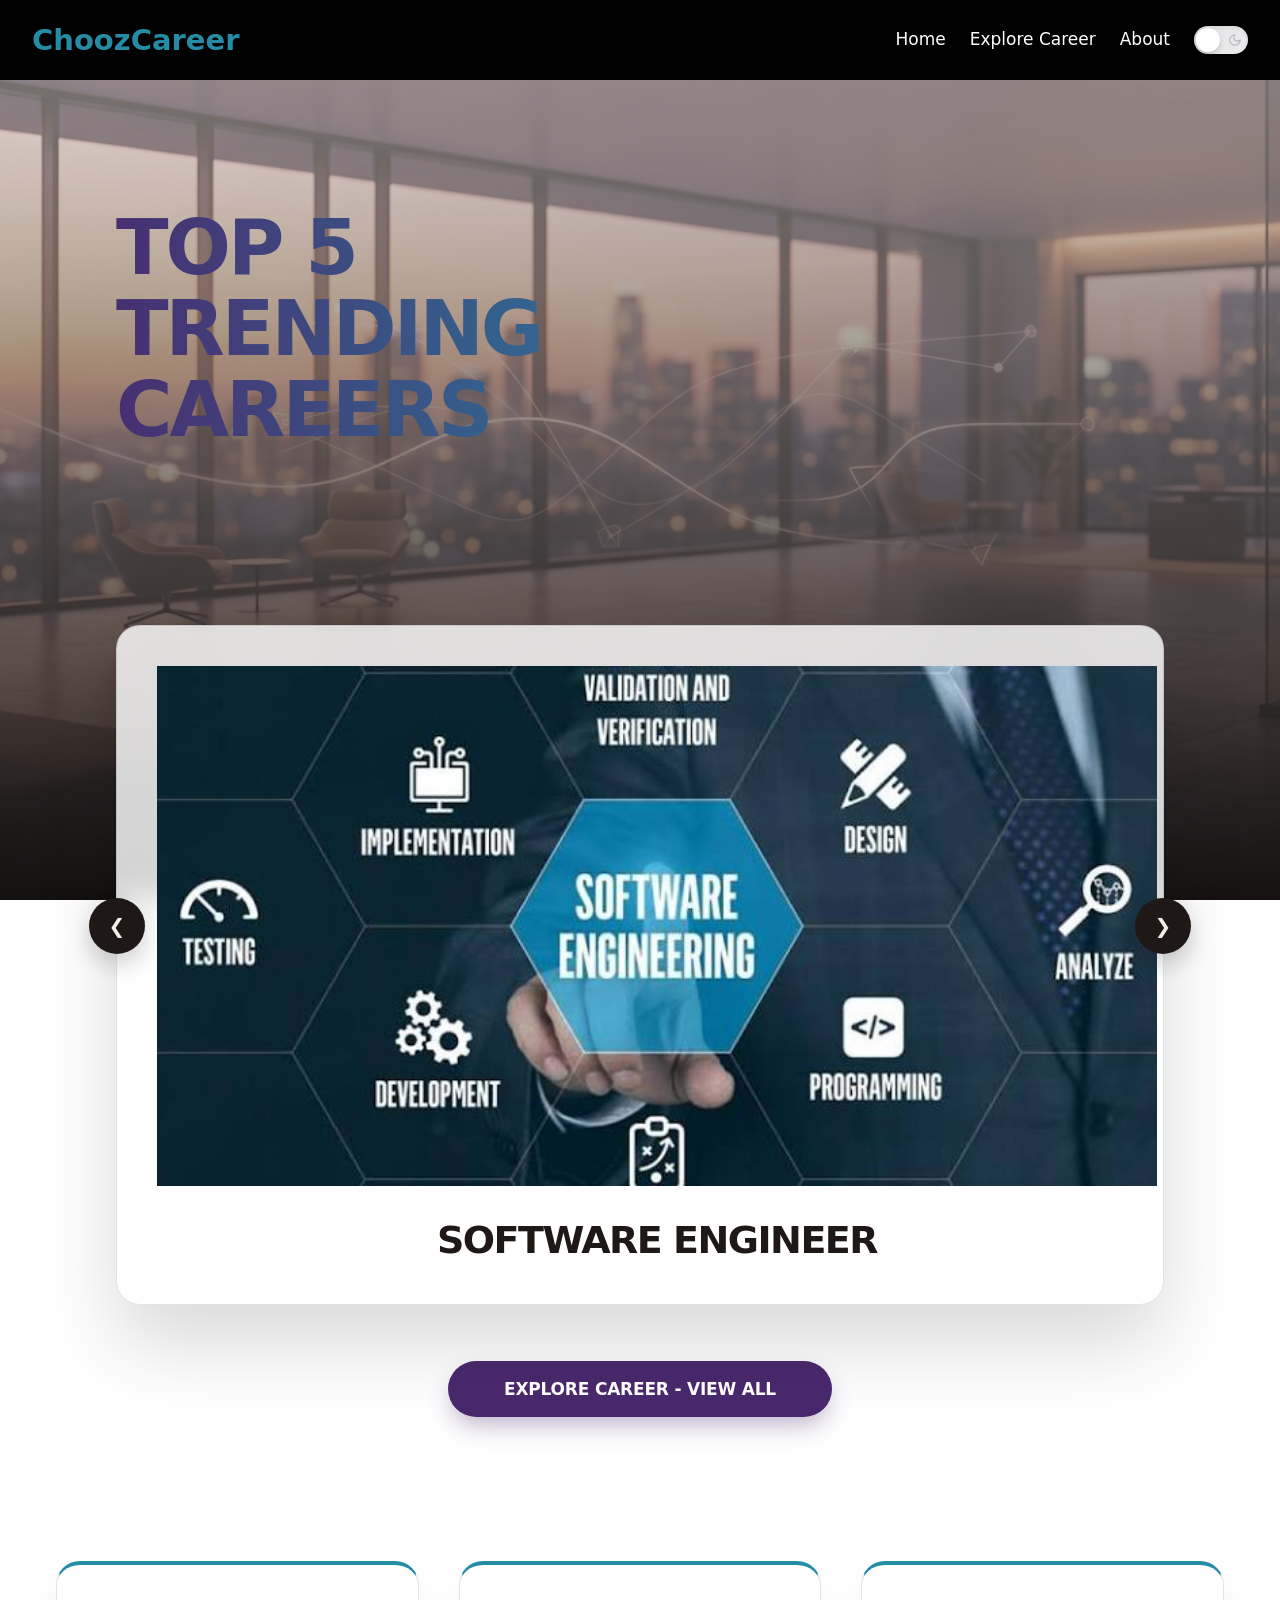
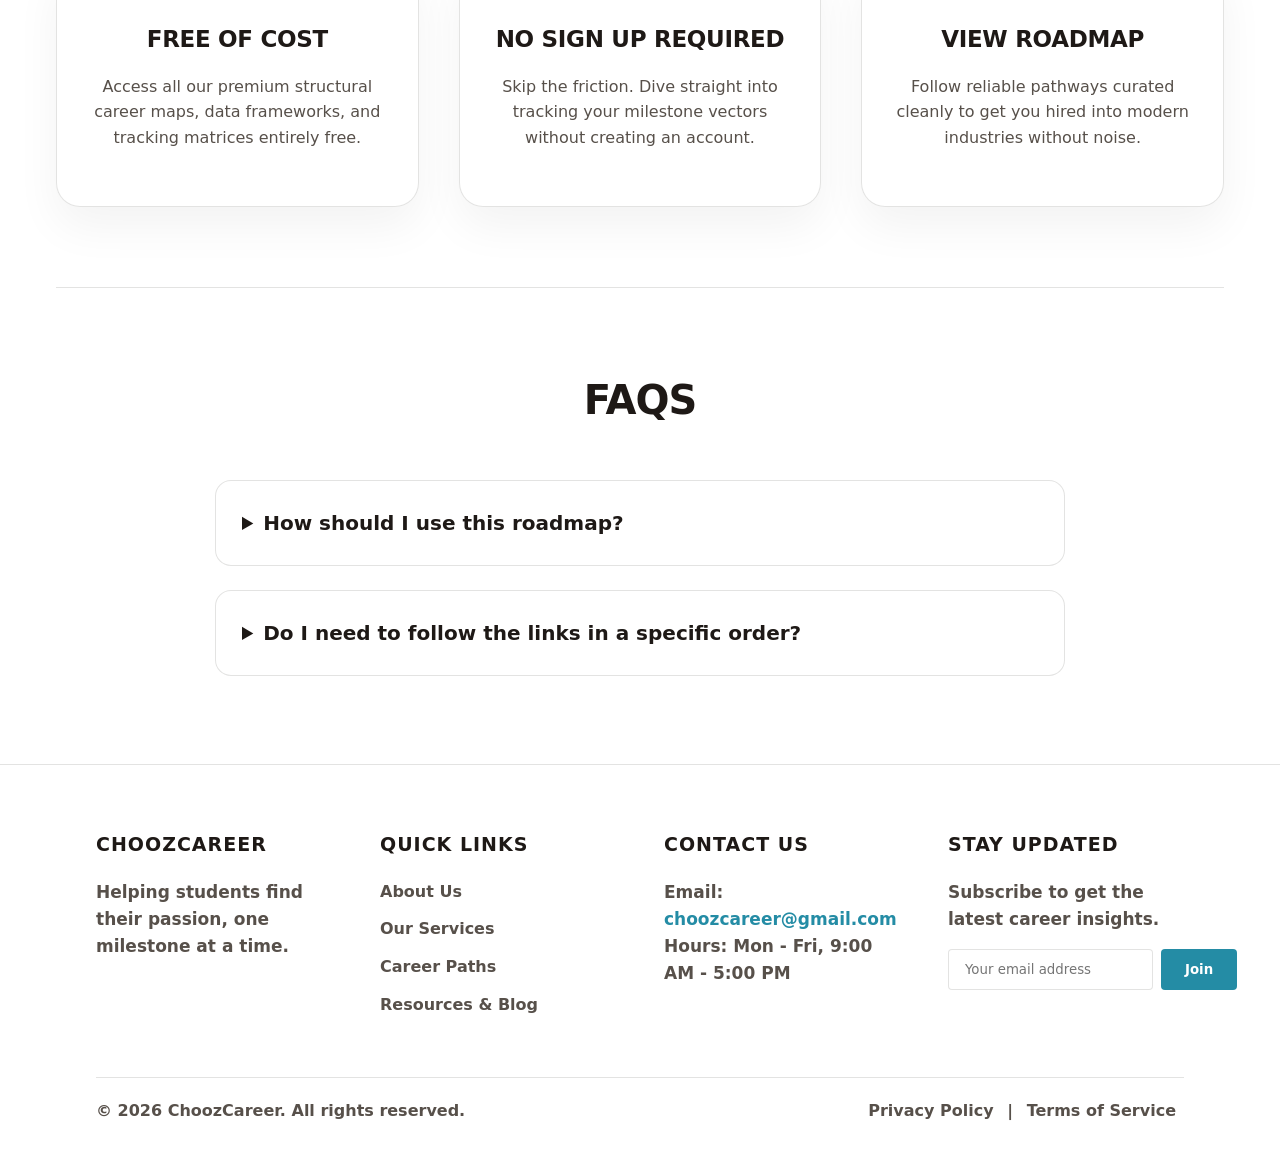
<file: index.html>
<!DOCTYPE html>
<html lang="en">

<head>
    <meta charset="UTF-8">
    <meta name="viewport" content="width=device-width, initial-scale=1.0">
    <title>ChoozCareer - Find Your Path</title>
    <link rel="stylesheet" href="Css/index.css">
    <link rel="stylesheet" href="Css/nav.css">
    <link rel="stylesheet" href="Css/footer.css">
</head>

<header class="header">
    <div class="name">Chooz<span class="career">Career</span></div>
    <nav>
        <ul>
            <li><a href="index.html">Home</a></li>
            <li><a href="/Pages/explore.html">Explore Career</a></li>
            <li><a href="/Pages/about.html">About</a></li>
            <li class="theme-toggle-item">
                <button class="theme-switch" id="globalThemeBtn" onclick="toggleTheme()">
                    <div class="switch-track">
                        <svg class="icon icon-sun" xmlns="http://w3.org" viewBox="0 0 24 24" fill="none"
                            stroke="currentColor" stroke-width="2" stroke-linecap="round" stroke-linejoin="round">
                            <circle cx="12" cy="12" r="4"></circle>
                            <path
                                d="M12 2v2M12 20v2M4.93 4.93l1.41 1.41M17.66 17.66l1.41 1.41M2 12h2M20 12h2M6.34 17.66l-1.41 1.41M19.07 4.93l-1.41 1.41">
                            </path>
                        </svg>
                        <svg class="icon icon-moon" xmlns="http://w3.org" viewBox="0 0 24 24" fill="none"
                            stroke="currentColor" stroke-width="2" stroke-linecap="round" stroke-linejoin="round">
                            <path d="M12 3a6 6 0 0 0 9 9 9 9 0 1 1-9-9Z"></path>
                        </svg>
                        <div class="switch-knob"></div>
                    </div>
                </button>
            </li>
        </ul>
    </nav>
</header>

<main>
    <section class="hero">
        <h1>Top 5 Trending Careers</h1>
        <p>Discover real structural roadmaps and metric updates for modern industries.</p>
    </section>

    <section class="slider-section">
        <div class="slider-container">
            <button class="slider-btn prev-btn" onclick="changeSlide(-1)">&#10094;</button>
            <div class="slide active">
                <img src="/assets/software_engineer.jfif" alt="">
                <div class="slide-caption">Software Engineer</div>
            </div>
            <div class="slide">
                <img src="/assets/data_science.jfif" alt="">
                <div class="slide-caption">Data Scientist</div>
            </div>
            <div class="slide">
                <img src="/assets/digital_marketing.jfif" alt="">
                <div class="slide-caption">Digital Marketer</div>
            </div>
            <div class="slide">
                <img src="/assets/ui-ux.jfif" alt="">
                <div class="slide-caption">UI/UX Designer</div>
            </div>
            <div class="slide">
                <img src="/assets/product_manager.jfif" alt="">
                <div class="slide-caption">Product Manager</div>
            </div>

            <button class="slider-btn next-btn" onclick="changeSlide(1)">&#10095;</button>
        </div>

        <div class="explore-action">
            <button class="view-all-btn" onclick="window.location.href='Pages/explore.html'">Explore Career - View
                All</button>
        </div>
    </section>
    <section class="features-section">
        <div class="feature-box">
            <h3>Free of Cost</h3>
            <p>Access all our premium structural career maps, data frameworks, and tracking matrices entirely free.</p>
        </div>
        <div class="feature-box">
            <h3>No Sign Up Required</h3>
            <p>Skip the friction. Dive straight into tracking your milestone vectors without creating an account.</p>
        </div>
        <div class="feature-box">
            <h3>View Roadmap</h3>
            <p>Follow reliable pathways curated cleanly to get you hired into modern industries without noise.</p>
        </div>
    </section>

    <section class="faqs-section">
        <h2>FAQS</h2>
        <div class="faqs-container">

            <details class="faq-item">
                <summary>How should I use this roadmap?</summary>
                <p>Simply view the visual track to understand the core progression, then use the provided document links
                    to access the deep-dive learning materials for each node.</p>
            </details>

            <details class="faq-item">
                <summary>Do I need to follow the links in a specific order?</summary>
                <p>It helps to view the map from start to finish to understand the big picture, but you can click any
                    document link to learn a specific topic immediately.</p>
            </details>

        </div>
    </section>
</main>

<footer class="main-footer">
    <div class="footer-container">
        <div class="footer-section footer-brand">
            <h3>ChoozCareer</h3>
            <p>Helping students find their passion, one milestone at a time.</p>
        </div>

        <div class="footer-section footer-links">
            <h3>Quick Links</h3>
            <ul>
                <li><a href="/Pages/about.html">About Us</a></li>
                <li><a href="#services">Our Services</a></li>
                <li><a href="#careers">Career Paths</a></li>
                <li><a href="#blog">Resources & Blog</a></li>
            </ul>
        </div>

        <div class="footer-section contact-info" id="contact-info">
            <h3>Contact Us</h3>
            <p>Email: <a href="mailto:choozcareer@gmail.com">choozcareer@gmail.com</a></p>
            <p>Hours: Mon - Fri, 9:00 AM - 5:00 PM</p>
        </div>

        <div class="footer-section footer-newsletter">
            <h3>Stay Updated</h3>
            <p>Subscribe to get the latest career insights.</p>
            <form class="newsletter-form">
                <input type="email" placeholder="Your email address" required>
                <button type="submit" onclick="notify_me()">Join</button>
            </form>
        </div>
    </div>

    <div class="footer-bottom">
        <p>&copy; 2026 ChoozCareer. All rights reserved.</p>
        <div class="footer-legal">
            <a href="#privacy">Privacy Policy</a> |
            <a href="#terms">Terms of Service</a>
        </div>
    </div>
</footer>


<script src="/Js/script.js">

</script>
</body>

</html>
</file>
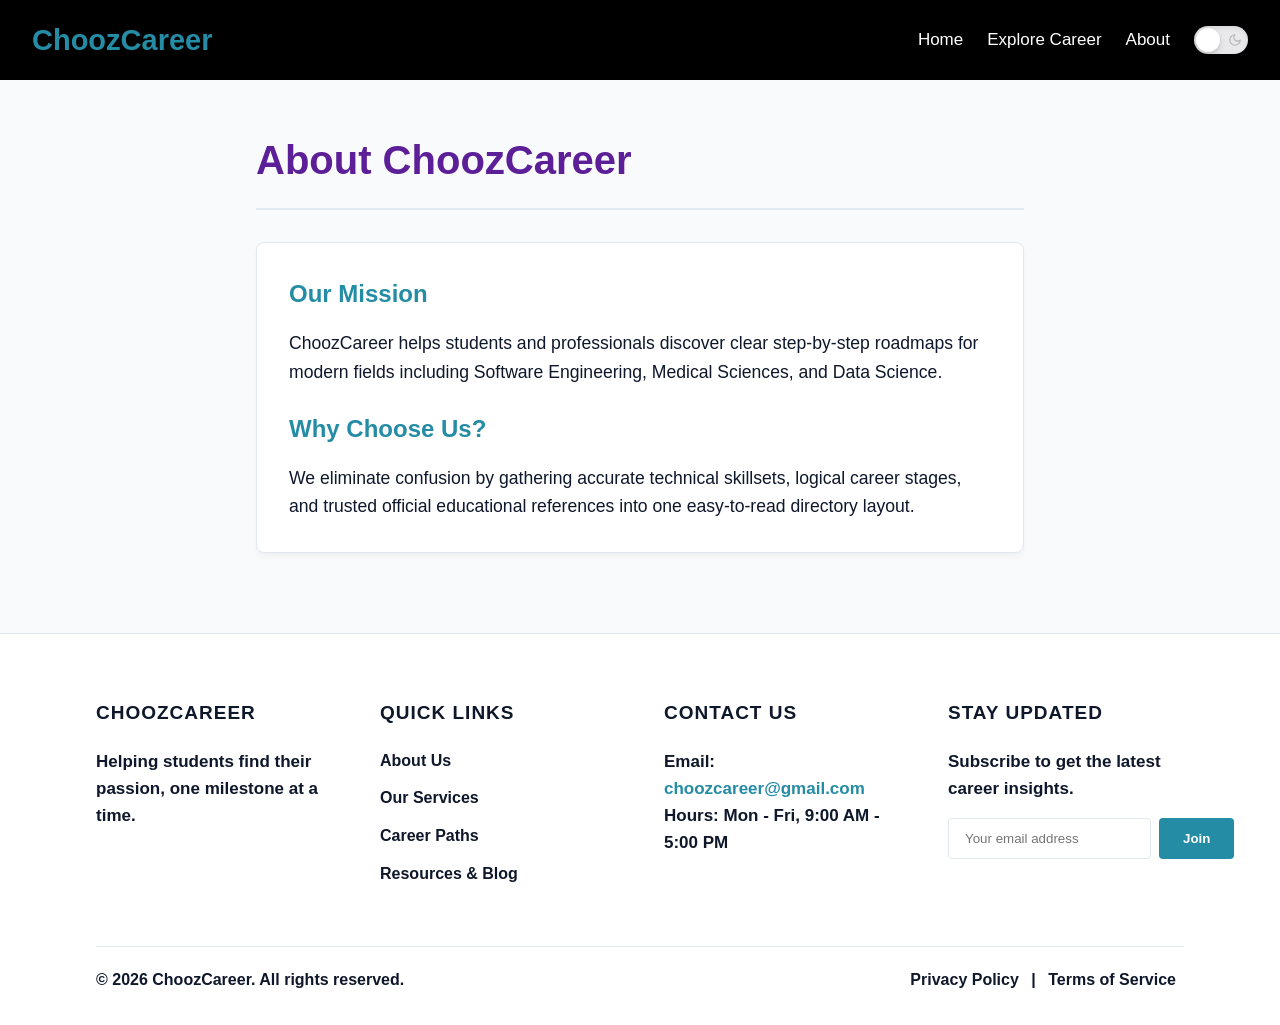
<file: Pages/about.html>
<!DOCTYPE html>
<html lang="en">

<head>
    <meta charset="UTF-8">
    <meta name="viewport" content="width=device-width, initial-scale=1.0">
    <title>ChoozCareer - About</title>
    <link rel="stylesheet" href="/Css/nav.css">
    <link rel="stylesheet" href="/Css/footer.css">
    <style>
        :root {
            --bg-color: #f8fafc;
            --text-color: #0f172a;
            --primary: #5d1f97;
            --accent: #248ca5;
            --card-bg: #ffffff;
            --border-color: #e2e8f0;
        }

        [data-theme="dark"] {
            --bg-color: #0f172a;
            --text-color: #f8fafc;
            --card-bg: #1e293b;
            --border-color: #334155;
            --accent: #0aee0a;
        }

        * {
            margin: 0;
            padding: 0;
            box-sizing: border-box;
            font-family: 'Segoe UI', Tahoma, Geneva, Verdana, sans-serif;
        }

        body {
            background-color: var(--bg-color);
            color: var(--text-color);
            line-height: 1.6;
            transition: background-color 0.3s ease, color 0.3s ease;
        }

        main {
            max-width: 800px;
            margin: 0 auto;
            padding: 3rem 1rem;
        }

        .about-header {
            border-bottom: 2px solid var(--border-color);
            padding-bottom: 1rem;
            margin-bottom: 2rem;
        }

        .about-header h1 {
            font-size: 2.5rem;
            color: var(--primary);
        }

        .about-content {
            background: var(--card-bg);
            border: 1px solid var(--border-color);
            padding: 2rem;
            border-radius: 8px;
            box-shadow: 0 4px 6px -1px rgba(0, 0, 0, 0.05);
            margin-bottom: 2rem;
            transition: background-color 0.3s ease, border-color 0.3s ease;
        }

        .about-content h2 {
            margin-bottom: 1rem;
            color: var(--accent);
            font-size: 1.5rem;
            transition: color 0.3s ease;
        }

        .about-content p {
            margin-bottom: 1.5rem;
            font-size: 1.1rem;
        }

        .about-content p:last-child {
            margin-bottom: 0;
        }

        .footer {
            text-align: center;
            padding: 2rem;
            color: #94a3b8;
            font-size: 0.9rem;
            border-top: 1px solid var(--border-color);
            margin-top: 4rem;
        }
    </style>
</head>
<body>
    <header class="header">
        <div class="name">Chooz<span class="career">Career</span></div>
        <nav>
            <ul>
                <li><a href="../index.html">Home</a></li>
                <li><a href="/Pages/explore.html">Explore Career</a></li>
                <li><a href="/Pages/about.html">About</a></li>
                <li class="theme-toggle-item">
                    <button class="theme-switch" id="globalThemeBtn" onclick="toggleTheme()"
                        aria-label="Toggle dark and light mode">
                        <div class="switch-track">
                            <svg class="icon icon-sun" xmlns="http://w3.org" viewBox="0 0 24 24" fill="none"
                                stroke="currentColor" stroke-width="2" stroke-linecap="round" stroke-linejoin="round">
                                <circle cx="12" cy="12" r="4"></circle>
                                <path
                                    d="M12 2v2M12 20v2M4.93 4.93l1.41 1.41M17.66 17.66l1.41 1.41M2 12h2M20 12h2M6.34 17.66l-1.41 1.41M19.07 4.93l-1.41 1.41">
                                </path>
                            </svg>
                            <svg class="icon icon-moon" xmlns="http://w3.org" viewBox="0 0 24 24" fill="none"
                                stroke="currentColor" stroke-width="2" stroke-linecap="round" stroke-linejoin="round">
                                <path d="M12 3a6 6 0 0 0 9 9 9 9 0 1 1-9-9Z"></path>
                            </svg>
                            <div class="switch-knob"></div>
                        </div>
                    </button>
                </li>
            </ul>
        </nav>
    </header>


    <main>
        <div class="about-header">
            <h1>About ChoozCareer</h1>
        </div>

        <div class="about-content">
            <h2>Our Mission</h2>
            <p>ChoozCareer helps students and professionals discover clear step-by-step roadmaps for modern fields
                including Software Engineering, Medical Sciences, and Data Science.</p>

            <h2>Why Choose Us?</h2>
            <p>We eliminate confusion by gathering accurate technical skillsets, logical career stages, and trusted
                official educational references into one easy-to-read directory layout.</p>
        </div>
    </main>

    <footer class="main-footer">
        <div class="footer-container">
            <div class="footer-section footer-brand">
                <h3>ChoozCareer</h3>
                <p>Helping students find their passion, one milestone at a time.</p>
            </div>

            <div class="footer-section footer-links">
                <h3>Quick Links</h3>
                <ul>
                    <li><a href="/Pages/about.html">About Us</a></li>
                    <li><a href="#services">Our Services</a></li>
                    <li><a href="#careers">Career Paths</a></li>
                    <li><a href="#blog">Resources & Blog</a></li>
                </ul>
            </div>

            <div class="footer-section contact-info" id="contact-info">
                <h3>Contact Us</h3>
                <p>Email: <a href="mailto:choozcareer@gmail.com">choozcareer@gmail.com</a></p>
                <p>Hours: Mon - Fri, 9:00 AM - 5:00 PM</p>
            </div>

            <div class="footer-section footer-newsletter">
                <h3>Stay Updated</h3>
                <p>Subscribe to get the latest career insights.</p>
                <form class="newsletter-form">
                    <input type="email" placeholder="Your email address" required>
                    <button type="submit" onclick="notify_me()">Join</button>
                </form>
            </div>
        </div>

        <div class="footer-bottom">
            <p>&copy; 2026 ChoozCareer. All rights reserved.</p>
            <div class="footer-legal">
                <a href="#privacy">Privacy Policy</a> |
                <a href="#terms">Terms of Service</a>
            </div>
        </div>
    </footer>


    <script src="/Js/script.js">
        function toggleTheme() {
            const currentTheme = document.documentElement.getAttribute('data-theme');
            const targetTheme = currentTheme === 'dark' ? 'light' : 'dark';
            document.documentElement.setAttribute('data-theme', targetTheme);
            localStorage.setItem('theme', targetTheme);
        }
        const savedTheme = localStorage.getItem('theme') || 'light';
        document.documentElement.setAttribute('data-theme', savedTheme);
    </script>
</body>

</html>
</file>
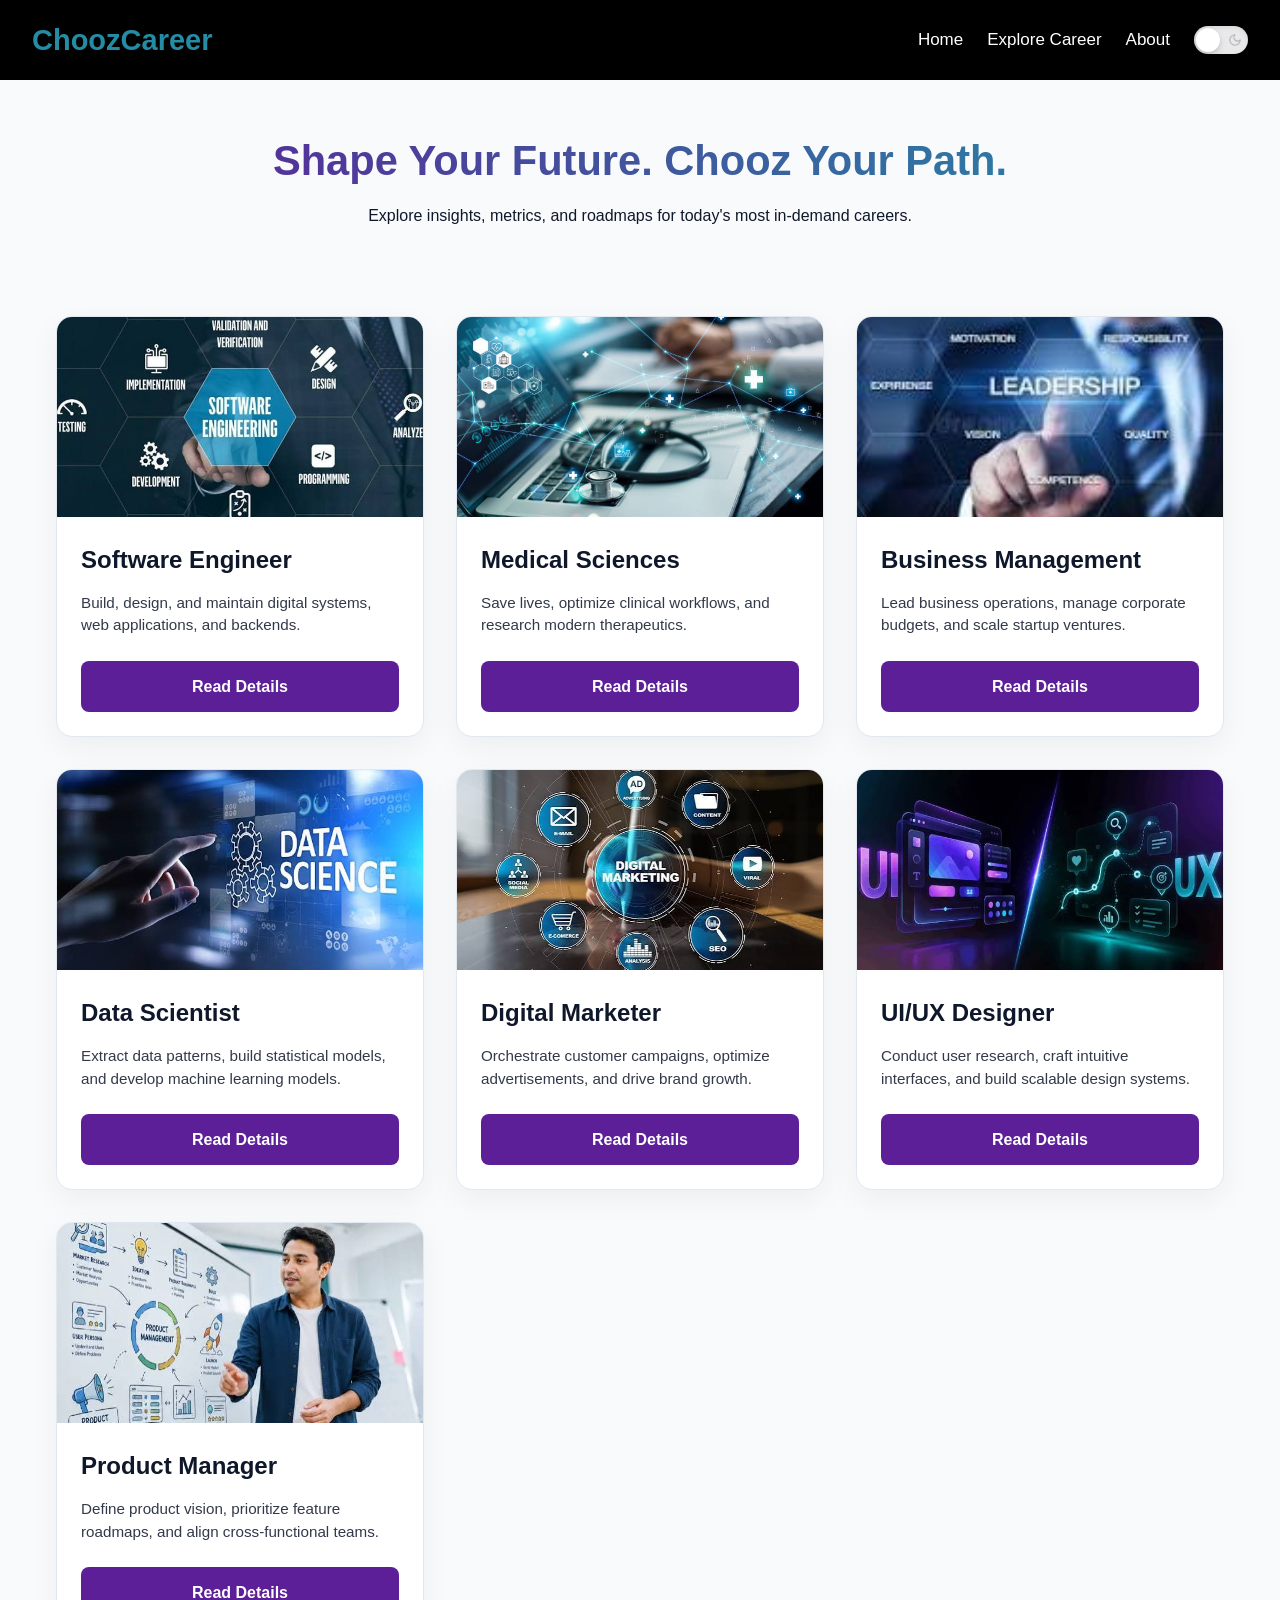
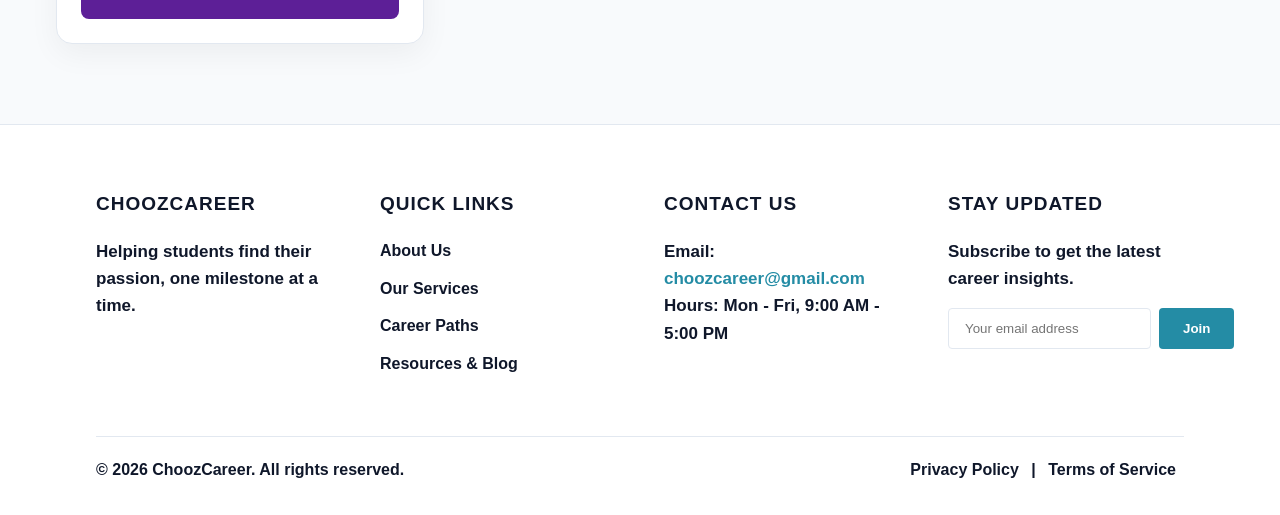
<file: Pages/explore.html>
<!DOCTYPE html>
<html lang="en">

<head>
    <meta charset="UTF-8">
    <meta name="viewport" content="width=device-width, initial-scale=1.0">
    <title>All Careers Directory - ChoozCareer</title>
    <link rel="stylesheet" href="/Css/explore.css">
    <link rel="stylesheet" href="/Css/nav.css">
    <link rel="stylesheet" href="/Css/footer.css">
</head>

<body>
    <header class="header">
        <div class="name">Chooz<span class="career">Career</span></div>
        <nav>
            <ul>
                <li><a href="../index.html">Home</a></li>
                <li><a href="/Pages/explore.html">Explore Career</a></li>
                <li><a href="/Pages/about.html">About</a></li>
                <li class="theme-toggle-item">
                    <button class="theme-switch" id="globalThemeBtn" onclick="toggleTheme()"
                        aria-label="Toggle dark and light mode">
                        <div class="switch-track">
                            <svg class="icon icon-sun" xmlns="http://w3.org" viewBox="0 0 24 24" fill="none"
                                stroke="currentColor" stroke-width="2" stroke-linecap="round" stroke-linejoin="round">
                                <circle cx="12" cy="12" r="4"></circle>
                                <path
                                    d="M12 2v2M12 20v2M4.93 4.93l1.41 1.41M17.66 17.66l1.41 1.41M2 12h2M20 12h2M6.34 17.66l-1.41 1.41M19.07 4.93l-1.41 1.41">
                                </path>
                            </svg>
                            <svg class="icon icon-moon" xmlns="http://w3.org" viewBox="0 0 24 24" fill="none"
                                stroke="currentColor" stroke-width="2" stroke-linecap="round" stroke-linejoin="round">
                                <path d="M12 3a6 6 0 0 0 9 9 9 9 0 1 1-9-9Z"></path>
                            </svg>
                            <div class="switch-knob"></div>
                        </div>
                    </button>
                </li>
            </ul>
        </nav>
    </header>

    <main>
        <section class="discovery-hub">
            <h1>Shape Your Future. Chooz Your Path.</h1>
            <p>Explore insights, metrics, and roadmaps for today's most in-demand careers.</p>
        </section>

        <section class="directory-grid">
            <div class="career-card">
                <div class="card-image-wrapper">
                    <img src="/assets/software_engineer.jfif" alt="Software Engineer">
                </div>
                <div class="card-content">
                    <h3>Software Engineer</h3>
                    <p>Build, design, and maintain digital systems, web applications, and backends.</p>
                </div>
                <a href="/Read More/software_eng.html" class="card-btn">Read Details</a>
            </div>

            <div class="career-card">
                <div class="card-image-wrapper">
                    <img src="/assets/medical.jpg" alt="Medical Sciences">
                </div>
                <div class="card-content">
                    <h3>Medical Sciences</h3>
                    <p>Save lives, optimize clinical workflows, and research modern therapeutics.</p>
                </div>
                <a href="/Read More/medical.html" class="card-btn">Read Details</a>
            </div>

            <div class="career-card">
                <div class="card-image-wrapper">
                    <img src="/assets/business_management.jfif" alt="Business Management">
                </div>
                <div class="card-content">
                    <h3>Business Management</h3>
                    <p>Lead business operations, manage corporate budgets, and scale startup ventures.</p>
                </div>
                <a href="/Read More/business_management.html" class="card-btn">Read Details</a>
            </div>

            <div class="career-card">
                <div class="card-image-wrapper">
                    <img src="/assets/data_science.jfif" alt="Data Scientist">
                </div>
                <div class="card-content">
                    <h3>Data Scientist</h3>
                    <p>Extract data patterns, build statistical models, and develop machine learning models.</p>
                </div>
                <a href="/Read More/data_science.html" class="card-btn">Read Details</a>
            </div>

            <div class="career-card">
                <div class="card-image-wrapper">
                    <img src="/assets/digital_marketing.jfif" alt="Digital Marketer">
                </div>
                <div class="card-content">
                    <h3>Digital Marketer</h3>
                    <p>Orchestrate customer campaigns, optimize advertisements, and drive brand growth.</p>
                </div>
                <a href="/Read More/digital_marketer.html" class="card-btn">Read Details</a>
            </div>

                        <div class="career-card">
                <div class="card-image-wrapper">
                    <img src="/assets/ui-ux.jfif" alt="UI/UX Designer">
                </div>
                <div class="card-content">
                    <h3>UI/UX Designer</h3>
                    <p>Conduct user research, craft intuitive interfaces, and build scalable design systems.</p>
                </div>
                <a href="/Read More/ui-ux.html" class="card-btn">Read Details</a>
            </div>

            <div class="career-card">
                <div class="card-image-wrapper">
                    <img src="/assets/product_manager.jfif" alt="Product Manager">
                </div>
                <div class="card-content">
                    <h3>Product Manager</h3>
                    <p>Define product vision, prioritize feature roadmaps, and align cross-functional teams.</p>
                </div>
                <a href="/Read More/product_manager.html" class="card-btn">Read Details</a>
            </div>

        </section>
    </main>

    <footer class="main-footer">
        <div class="footer-container">
            <div class="footer-section footer-brand">
                <h3>ChoozCareer</h3>
                <p>Helping students find their passion, one milestone at a time.</p>
            </div>

            <div class="footer-section footer-links">
                <h3>Quick Links</h3>
                <ul>
                    <li><a href="/Pages/about.html">About Us</a></li>
                    <li><a href="#services">Our Services</a></li>
                    <li><a href="#careers">Career Paths</a></li>
                    <li><a href="#blog">Resources & Blog</a></li>
                </ul>
            </div>

            <div class="footer-section contact-info" id="contact-info">
                <h3>Contact Us</h3>
                <p>Email: <a href="mailto:choozcareer@gmail.com">choozcareer@gmail.com</a></p>
                <p>Hours: Mon - Fri, 9:00 AM - 5:00 PM</p>
            </div>

            <div class="footer-section footer-newsletter">
                <h3>Stay Updated</h3>
                <p>Subscribe to get the latest career insights.</p>
                <form class="newsletter-form">
                    <input type="email" placeholder="Your email address" required>
                    <button type="submit" onclick="notify_me()">Join</button>
                </form>
            </div>
        </div>

        <div class="footer-bottom">
            <p>&copy; 2026 ChoozCareer. All rights reserved.</p>
            <div class="footer-legal">
                <a href="#privacy">Privacy Policy</a> |
                <a href="#terms">Terms of Service</a>
            </div>
        </div>
    </footer>


    <script src="/Js/script.js"></script>
</body>

</html>
</file>
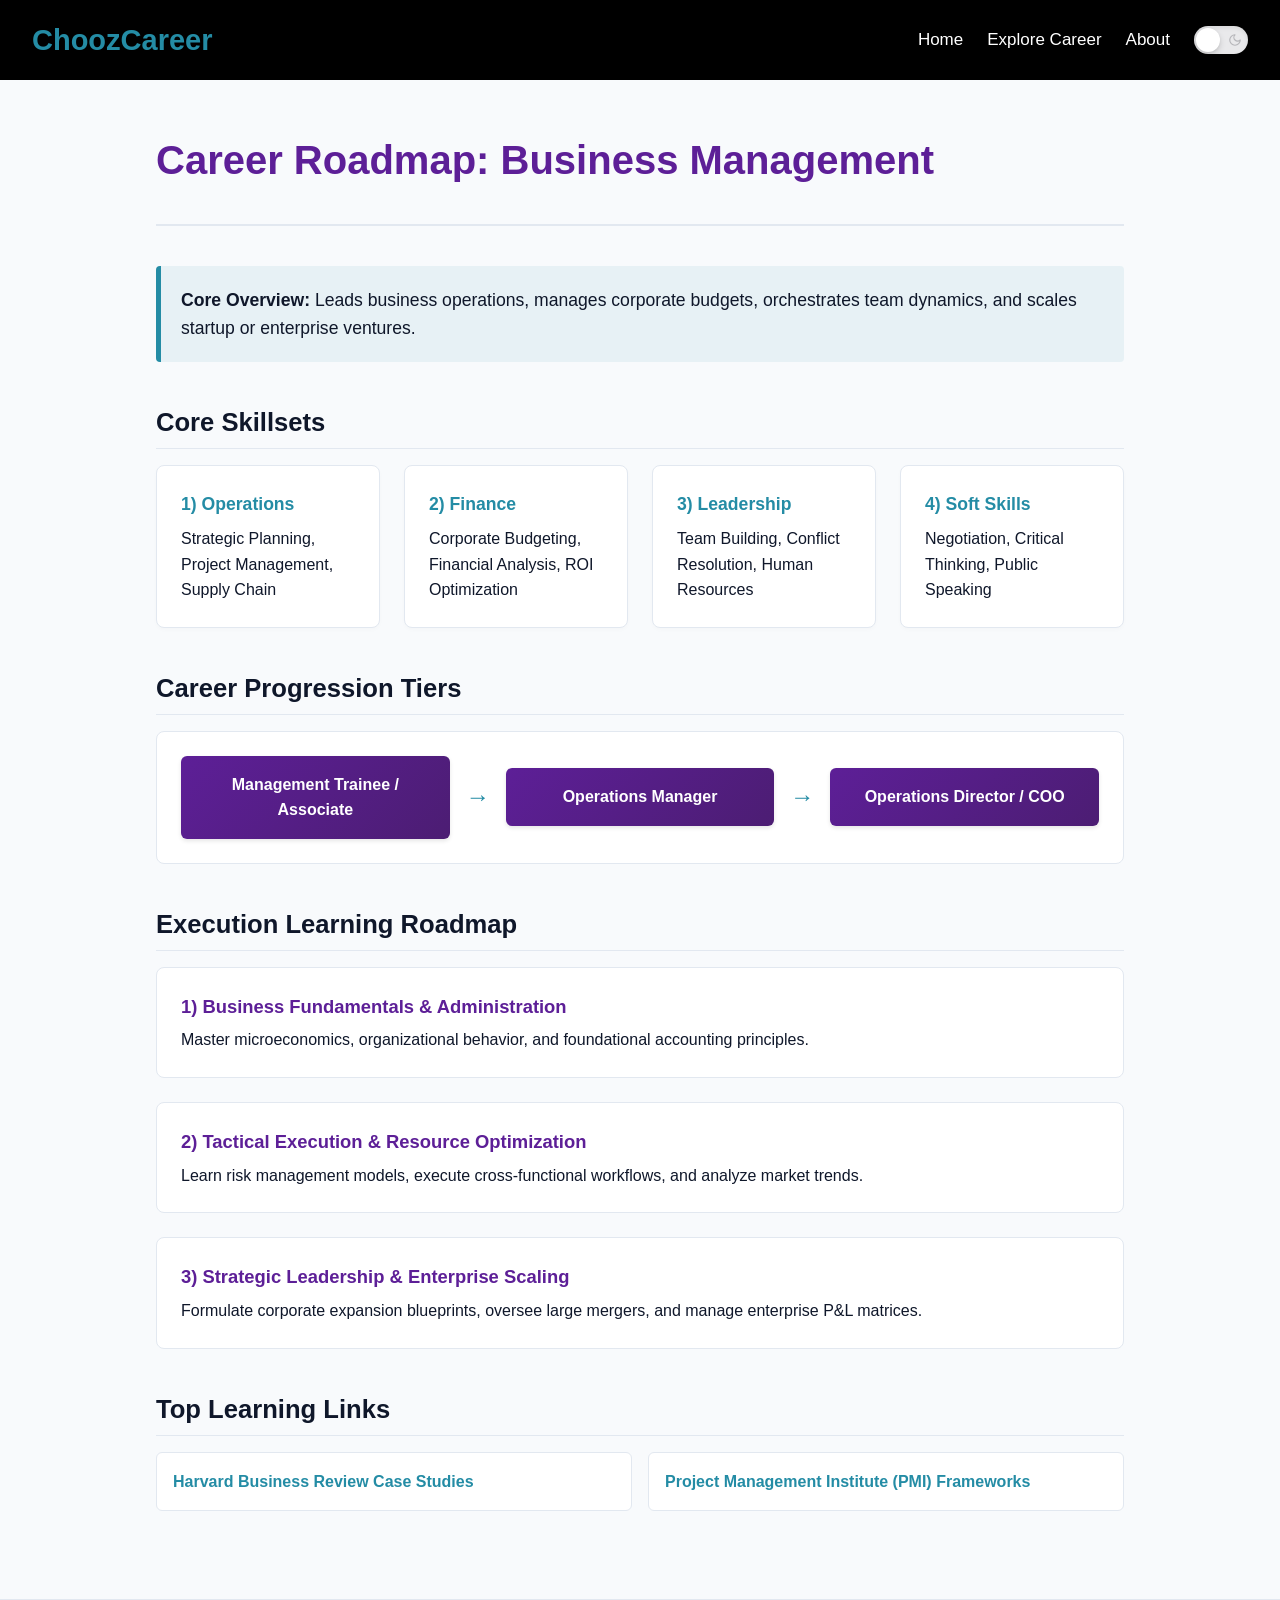
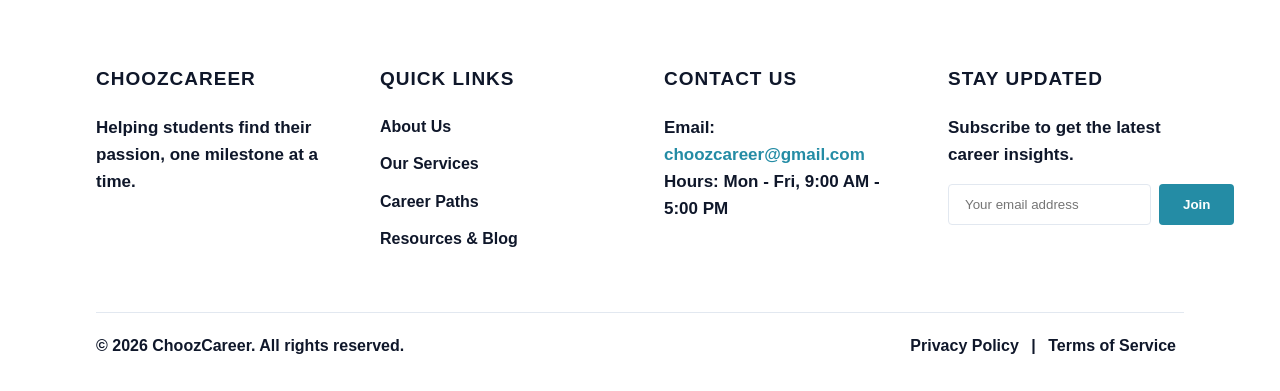
<file: Read More/business_management.html>
<!DOCTYPE html>
<html lang="en">

<head>
    <meta charset="UTF-8">
    <meta name="viewport" content="width=device-width, initial-scale=1.0">
    <title>ChoozCareer - Career Roadmap</title>
    <link rel="stylesheet" href="/Css/nav.css">
    <link rel="stylesheet" href="/Css/footer.css">
    <link rel="stylesheet" href="/Css/career.css">
</head>

<body>
    <header class="header">
        <div class="name">Chooz<span class="career">Career</span></div>
        <nav>
            <ul>
                <li><a href="../index.html">Home</a></li>
                <li><a href="/Pages/explore.html">Explore Career</a></li>
                <li><a href="/Pages/about.html">About</a></li>
                <li class="theme-toggle-item">
                    <button class="theme-switch" id="globalThemeBtn" onclick="toggleTheme()"
                        aria-label="Toggle dark and light mode">
                        <div class="switch-track">
                            <svg class="icon icon-sun" xmlns="http://w3.org" viewBox="0 0 24 24" fill="none"
                                stroke="currentColor" stroke-width="2" stroke-linecap="round" stroke-linejoin="round">
                                <circle cx="12" cy="12" r="4"></circle>
                                <path
                                    d="M12 2v2M12 20v2M4.93 4.93l1.41 1.41M17.66 17.66l1.41 1.41M2 12h2M20 12h2M6.34 17.66l-1.41 1.41M19.07 4.93l-1.41 1.41">
                                </path>
                            </svg>
                            <svg class="icon icon-moon" xmlns="http://w3.org" viewBox="0 0 24 24" fill="none"
                                stroke="currentColor" stroke-width="2" stroke-linecap="round" stroke-linejoin="round">
                                <path d="M12 3a6 6 0 0 0 9 9 9 9 0 1 1-9-9Z"></path>
                            </svg>
                            <div class="switch-knob"></div>
                        </div>
                    </button>
                </li>
            </ul>
        </nav>
    </header>
    <main>
        <div class="roadmap-header">
            <h1>Career Roadmap: Business Management</h1>
        </div>
        <div class="overview-box">
            <strong>Core Overview:</strong> Leads business operations, manages corporate budgets, orchestrates team
            dynamics, and scales startup or enterprise ventures.
        </div>

        <h3 class="section-heading">Core Skillsets</h3>
        <div class="skills-grid">
            <div class="skill-card">
                <h4>1) Operations</h4>
                <p>Strategic Planning, Project Management, Supply Chain</p>
            </div>
            <div class="skill-card">
                <h4>2) Finance</h4>
                <p>Corporate Budgeting, Financial Analysis, ROI Optimization</p>
            </div>
            <div class="skill-card">
                <h4>3) Leadership</h4>
                <p>Team Building, Conflict Resolution, Human Resources</p>
            </div>
            <div class="skill-card">
                <h4>4) Soft Skills</h4>
                <p>Negotiation, Critical Thinking, Public Speaking</p>
            </div>
        </div>

        <h3 class="section-heading">Career Progression Tiers</h3>
        <div class="tier-flow">
            <div class="tier-node">Management Trainee / Associate</div>
            <div class="tier-arrow">&rarr;</div>
            <div class="tier-node">Operations Manager</div>
            <div class="tier-arrow">&rarr;</div>
            <div class="tier-node">Operations Director / COO</div>
        </div>

        <h3 class="section-heading">Execution Learning Roadmap</h3>
        <div class="timeline">
            <div class="timeline-step">
                <h4>1) Business Fundamentals & Administration</h4>
                <p>Master microeconomics, organizational behavior, and foundational accounting principles.</p>
            </div>
            <div class="timeline-step">
                <h4>2) Tactical Execution & Resource Optimization</h4>
                <p>Learn risk management models, execute cross-functional workflows, and analyze market trends.</p>
            </div>
            <div class="timeline-step">
                <h4>3) Strategic Leadership & Enterprise Scaling</h4>
                <p>Formulate corporate expansion blueprints, oversee large mergers, and manage enterprise P&L matrices.
                </p>
            </div>
        </div>

        <h3 class="section-heading">Top Learning Links</h3>
        <ul class="links-list">
            <li><a href="https://hbr.org" target="_blank">Harvard Business Review Case Studies</a></li>
            <li><a href="https://pmi.org" target="_blank">Project Management Institute (PMI) Frameworks</a></li>
        </ul>

    </main>
    <footer class="main-footer">
        <div class="footer-container">
            <div class="footer-section footer-brand">
                <h3>ChoozCareer</h3>
                <p>Helping students find their passion, one milestone at a time.</p>
            </div>

            <div class="footer-section footer-links">
                <h3>Quick Links</h3>
                <ul>
                    <li><a href="/Pages/about.html">About Us</a></li>
                    <li><a href="#services">Our Services</a></li>
                    <li><a href="#careers">Career Paths</a></li>
                    <li><a href="#blog">Resources & Blog</a></li>
                </ul>
            </div>

            <div class="footer-section contact-info" id="contact-info">
                <h3>Contact Us</h3>
                <p>Email: <a href="mailto:choozcareer@gmail.com">choozcareer@gmail.com</a></p>
                <p>Hours: Mon - Fri, 9:00 AM - 5:00 PM</p>
            </div>

            <div class="footer-section footer-newsletter">
                <h3>Stay Updated</h3>
                <p>Subscribe to get the latest career insights.</p>
                <form class="newsletter-form">
                    <input type="email" placeholder="Your email address" required>
                    <button type="submit" onclick="notify_me()">Join</button>
                </form>
            </div>
        </div>

        <div class="footer-bottom">
            <p>&copy; 2026 ChoozCareer. All rights reserved.</p>
            <div class="footer-legal">
                <a href="#privacy">Privacy Policy</a> |
                <a href="#terms">Terms of Service</a>
            </div>
        </div>
    </footer>

    <script src="/Js/script.js">
    </script>
</body>
</html>
</file>
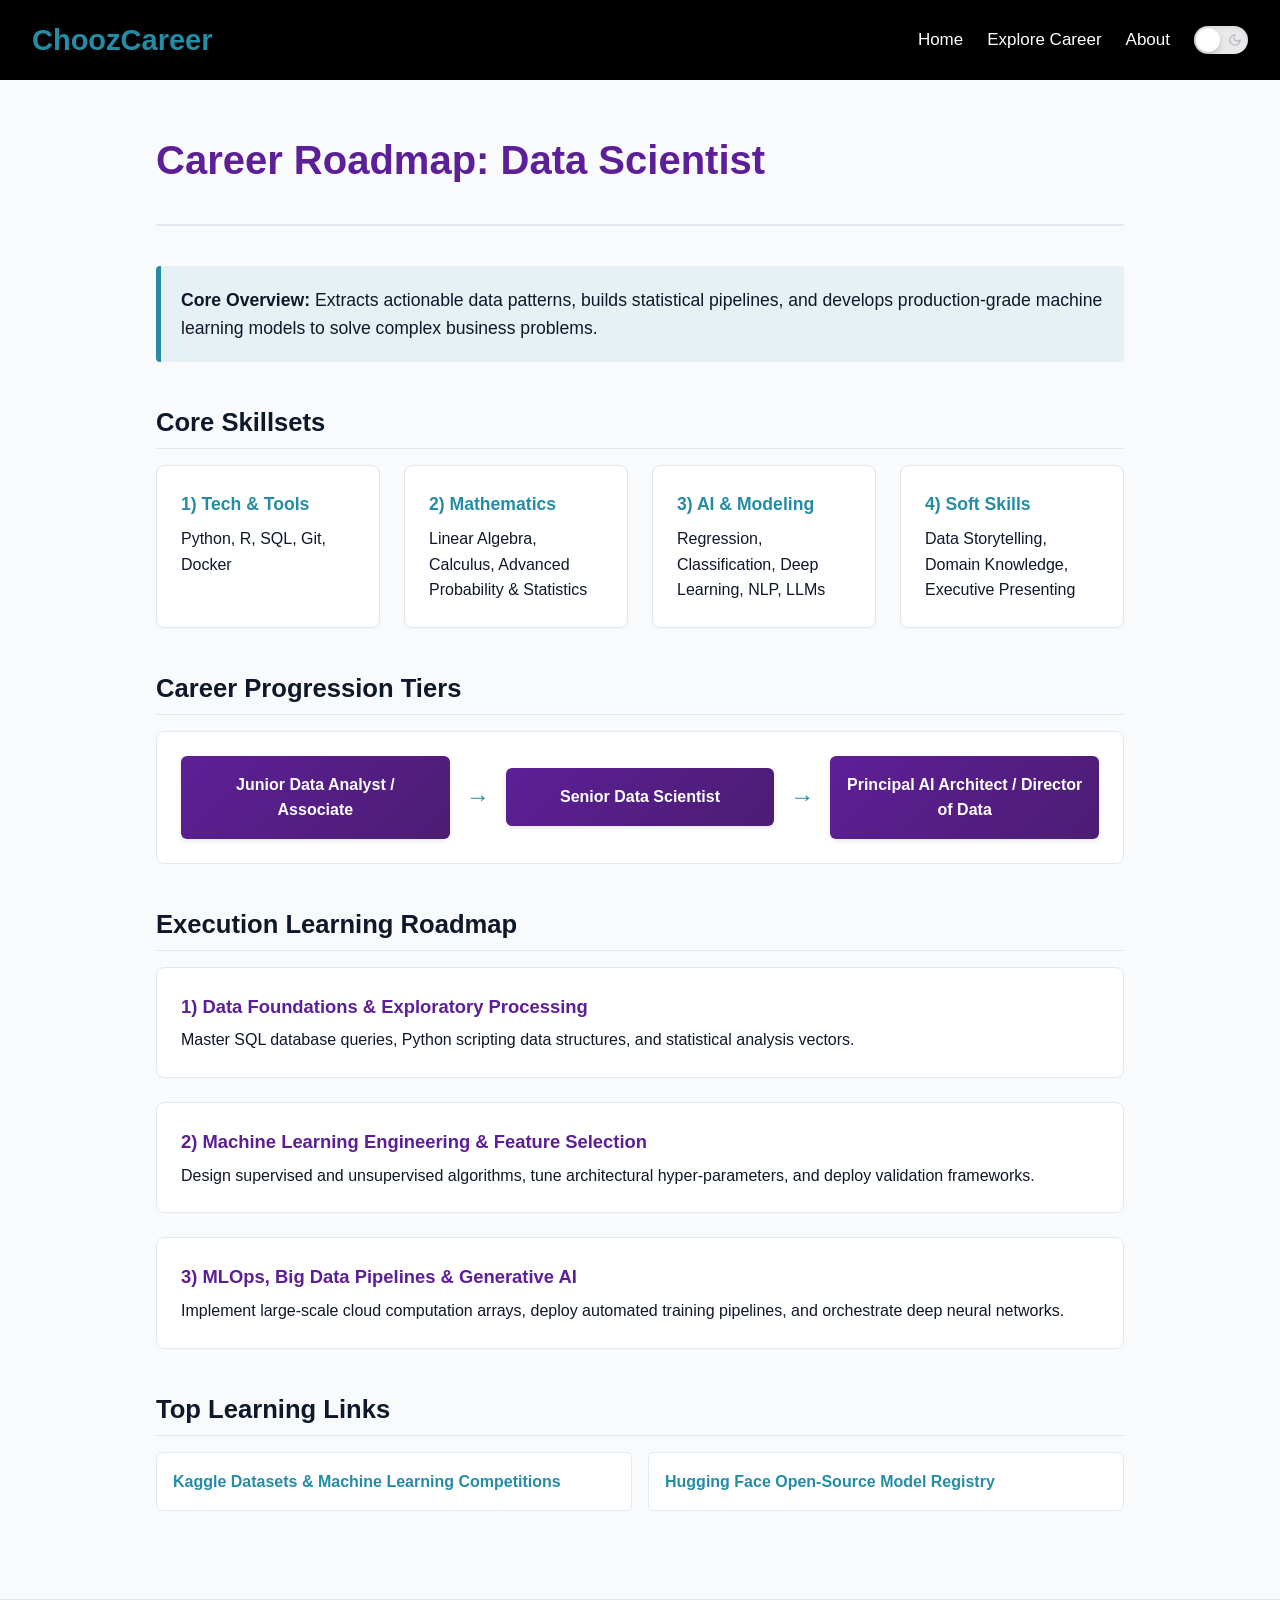
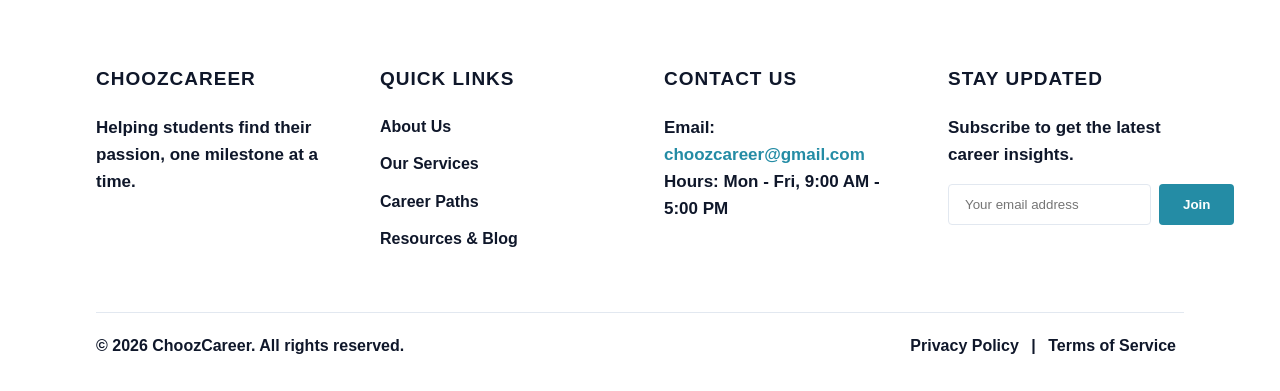
<file: Read More/data_science.html>
<!DOCTYPE html>
<html lang="en">

<head>
    <meta charset="UTF-8">
    <meta name="viewport" content="width=device-width, initial-scale=1.0">
    <title>ChoozCareer - Career Roadmap</title>
    <link rel="stylesheet" href="/Css/nav.css">
    <link rel="stylesheet" href="/Css/footer.css">
    <link rel="stylesheet" href="/Css/career.css">
</head>

<body>
    <header class="header">
        <div class="name">Chooz<span class="career">Career</span></div>
        <nav>
            <ul>
                <li><a href="../index.html">Home</a></li>
                <li><a href="/Pages/explore.html">Explore Career</a></li>
                <li><a href="/Pages/about.html">About</a></li>
                <li class="theme-toggle-item">
                    <button class="theme-switch" id="globalThemeBtn" onclick="toggleTheme()"
                        aria-label="Toggle dark and light mode">
                        <div class="switch-track">
                            <svg class="icon icon-sun" xmlns="http://w3.org" viewBox="0 0 24 24" fill="none"
                                stroke="currentColor" stroke-width="2" stroke-linecap="round" stroke-linejoin="round">
                                <circle cx="12" cy="12" r="4"></circle>
                                <path
                                    d="M12 2v2M12 20v2M4.93 4.93l1.41 1.41M17.66 17.66l1.41 1.41M2 12h2M20 12h2M6.34 17.66l-1.41 1.41M19.07 4.93l-1.41 1.41">
                                </path>
                            </svg>
                            <svg class="icon icon-moon" xmlns="http://w3.org" viewBox="0 0 24 24" fill="none"
                                stroke="currentColor" stroke-width="2" stroke-linecap="round" stroke-linejoin="round">
                                <path d="M12 3a6 6 0 0 0 9 9 9 9 0 1 1-9-9Z"></path>
                            </svg>
                            <div class="switch-knob"></div>
                        </div>
                    </button>
                </li>
            </ul>
        </nav>
    </header>
    <main>
        <div class="roadmap-header">
            <h1>Career Roadmap: Data Scientist</h1>
        </div>
        <div class="overview-box">
            <strong>Core Overview:</strong> Extracts actionable data patterns, builds statistical pipelines, and
            develops production-grade machine learning models to solve complex business problems.
        </div>

        <h3 class="section-heading">Core Skillsets</h3>
        <div class="skills-grid">
            <div class="skill-card">
                <h4>1) Tech & Tools</h4>
                <p>Python, R, SQL, Git, Docker</p>
            </div>
            <div class="skill-card">
                <h4>2) Mathematics</h4>
                <p>Linear Algebra, Calculus, Advanced Probability & Statistics</p>
            </div>
            <div class="skill-card">
                <h4>3) AI & Modeling</h4>
                <p>Regression, Classification, Deep Learning, NLP, LLMs</p>
            </div>
            <div class="skill-card">
                <h4>4) Soft Skills</h4>
                <p>Data Storytelling, Domain Knowledge, Executive Presenting</p>
            </div>
        </div>

        <h3 class="section-heading">Career Progression Tiers</h3>
        <div class="tier-flow">
            <div class="tier-node">Junior Data Analyst / Associate</div>
            <div class="tier-arrow">&rarr;</div>
            <div class="tier-node">Senior Data Scientist</div>
            <div class="tier-arrow">&rarr;</div>
            <div class="tier-node">Principal AI Architect / Director of Data</div>
        </div>

        <h3 class="section-heading">Execution Learning Roadmap</h3>
        <div class="timeline">
            <div class="timeline-step">
                <h4>1) Data Foundations & Exploratory Processing</h4>
                <p>Master SQL database queries, Python scripting data structures, and statistical analysis vectors.</p>
            </div>
            <div class="timeline-step">
                <h4>2) Machine Learning Engineering & Feature Selection</h4>
                <p>Design supervised and unsupervised algorithms, tune architectural hyper-parameters, and deploy
                    validation frameworks.</p>
            </div>
            <div class="timeline-step">
                <h4>3) MLOps, Big Data Pipelines & Generative AI</h4>
                <p>Implement large-scale cloud computation arrays, deploy automated training pipelines, and orchestrate
                    deep neural networks.</p>
            </div>
        </div>

        <h3 class="section-heading">Top Learning Links</h3>
        <ul class="links-list">
            <li><a href="https://kaggle.com" target="_blank">Kaggle Datasets & Machine Learning Competitions</a></li>
            <li><a href="https://huggingface.co" target="_blank">Hugging Face Open-Source Model Registry</a></li>
        </ul>

    </main>
    <footer class="main-footer">
        <div class="footer-container">
            <div class="footer-section footer-brand">
                <h3>ChoozCareer</h3>
                <p>Helping students find their passion, one milestone at a time.</p>
            </div>

            <div class="footer-section footer-links">
                <h3>Quick Links</h3>
                <ul>
                    <li><a href="/Pages/about.html">About Us</a></li>
                    <li><a href="#services">Our Services</a></li>
                    <li><a href="#careers">Career Paths</a></li>
                    <li><a href="#blog">Resources & Blog</a></li>
                </ul>
            </div>

            <div class="footer-section contact-info" id="contact-info">
                <h3>Contact Us</h3>
                <p>Email: <a href="mailto:choozcareer@gmail.com">choozcareer@gmail.com</a></p>
                <p>Hours: Mon - Fri, 9:00 AM - 5:00 PM</p>
            </div>

            <div class="footer-section footer-newsletter">
                <h3>Stay Updated</h3>
                <p>Subscribe to get the latest career insights.</p>
                <form class="newsletter-form">
                    <input type="email" placeholder="Your email address" required>
                    <button type="submit" onclick="notify_me()">Join</button>
                </form>
            </div>
        </div>

        <div class="footer-bottom">
            <p>&copy; 2026 ChoozCareer. All rights reserved.</p>
            <div class="footer-legal">
                <a href="#privacy">Privacy Policy</a> |
                <a href="#terms">Terms of Service</a>
            </div>
        </div>
    </footer>

    <script src="/Js/script.js">
    </script>
</body>

</html>
</file>
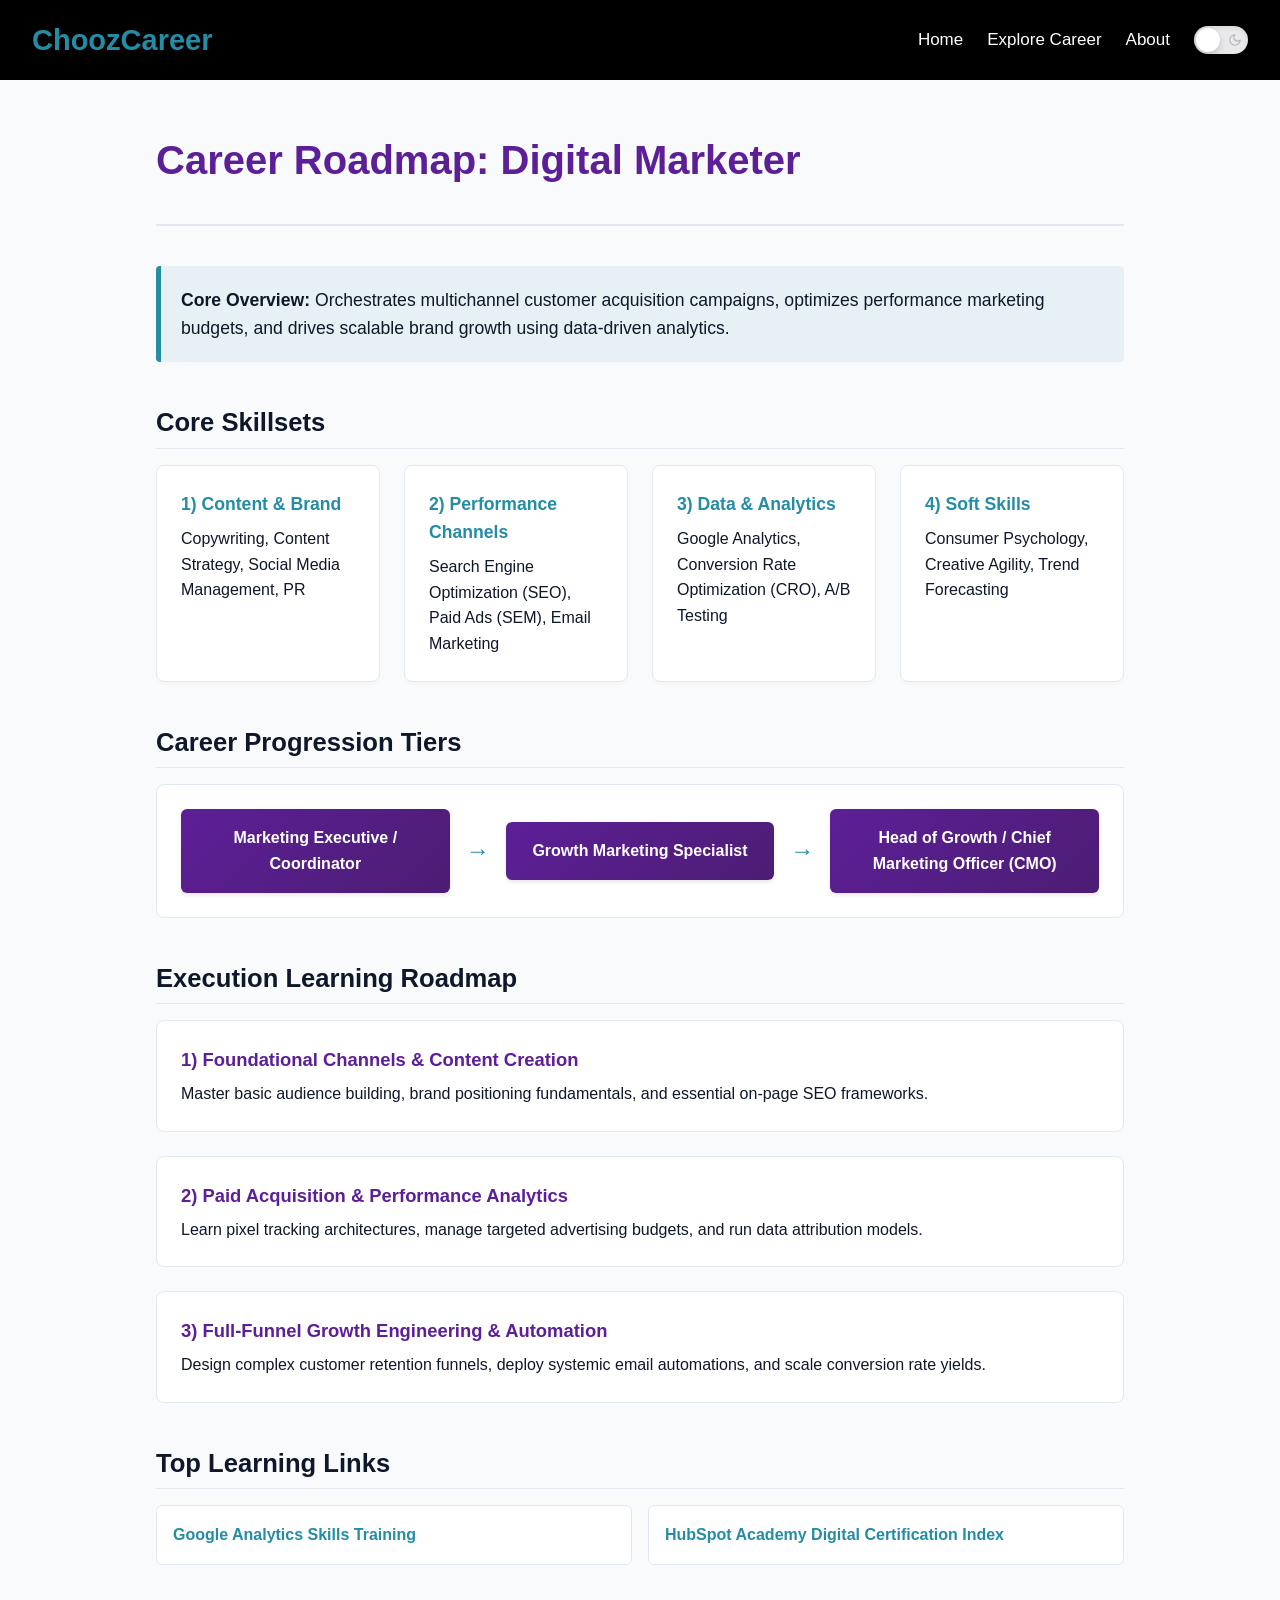
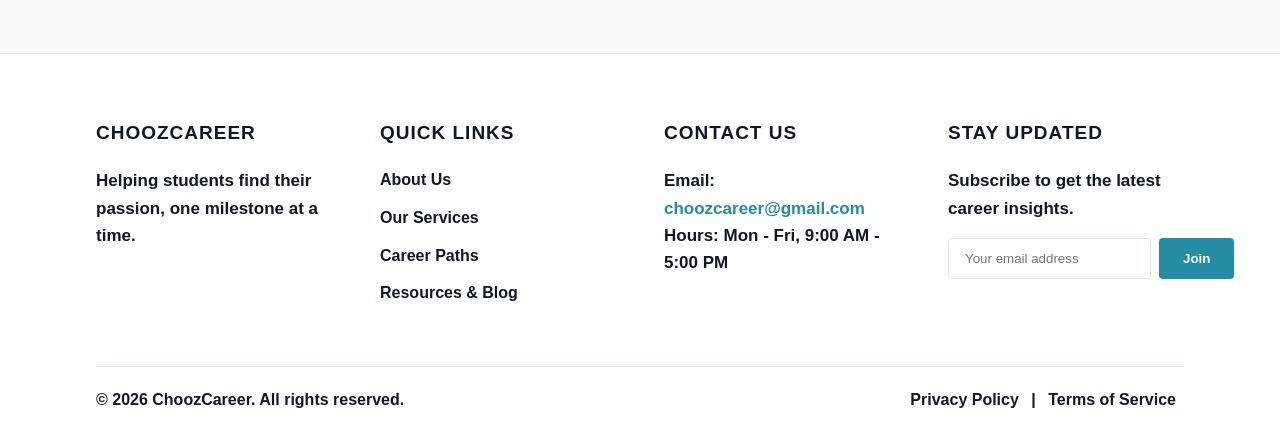
<file: Read More/digital_marketer.html>
<!DOCTYPE html>
<html lang="en">

<head>
    <meta charset="UTF-8">
    <meta name="viewport" content="width=device-width, initial-scale=1.0">
    <title>ChoozCareer - Career Roadmap</title>
    <link rel="stylesheet" href="/Css/nav.css">
    <link rel="stylesheet" href="/Css/footer.css">
    <link rel="stylesheet" href="/Css/career.css">
</head>

<body>
    <header class="header">
        <div class="name">Chooz<span class="career">Career</span></div>
        <nav>
            <ul>
                <li><a href="../index.html">Home</a></li>
                <li><a href="/Pages/explore.html">Explore Career</a></li>
                <li><a href="/Pages/about.html">About</a></li>
                <li class="theme-toggle-item">
                    <button class="theme-switch" id="globalThemeBtn" onclick="toggleTheme()"
                        aria-label="Toggle dark and light mode">
                        <div class="switch-track">
                            <svg class="icon icon-sun" xmlns="http://w3.org" viewBox="0 0 24 24" fill="none"
                                stroke="currentColor" stroke-width="2" stroke-linecap="round" stroke-linejoin="round">
                                <circle cx="12" cy="12" r="4"></circle>
                                <path
                                    d="M12 2v2M12 20v2M4.93 4.93l1.41 1.41M17.66 17.66l1.41 1.41M2 12h2M20 12h2M6.34 17.66l-1.41 1.41M19.07 4.93l-1.41 1.41">
                                </path>
                            </svg>
                            <svg class="icon icon-moon" xmlns="http://w3.org" viewBox="0 0 24 24" fill="none"
                                stroke="currentColor" stroke-width="2" stroke-linecap="round" stroke-linejoin="round">
                                <path d="M12 3a6 6 0 0 0 9 9 9 9 0 1 1-9-9Z"></path>
                            </svg>
                            <div class="switch-knob"></div>
                        </div>
                    </button>
                </li>
            </ul>
        </nav>
    </header>
    <main>
        <div class="roadmap-header">
            <h1>Career Roadmap: Digital Marketer</h1>
        </div>
        <div class="overview-box">
            <strong>Core Overview:</strong> Orchestrates multichannel customer acquisition campaigns, optimizes
            performance marketing budgets, and drives scalable brand growth using data-driven analytics.
        </div>

        <h3 class="section-heading">Core Skillsets</h3>
        <div class="skills-grid">
            <div class="skill-card">
                <h4>1) Content & Brand</h4>
                <p>Copywriting, Content Strategy, Social Media Management, PR</p>
            </div>
            <div class="skill-card">
                <h4>2) Performance Channels</h4>
                <p>Search Engine Optimization (SEO), Paid Ads (SEM), Email Marketing</p>
            </div>
            <div class="skill-card">
                <h4>3) Data & Analytics</h4>
                <p>Google Analytics, Conversion Rate Optimization (CRO), A/B Testing</p>
            </div>
            <div class="skill-card">
                <h4>4) Soft Skills</h4>
                <p>Consumer Psychology, Creative Agility, Trend Forecasting</p>
            </div>
        </div>

        <h3 class="section-heading">Career Progression Tiers</h3>
        <div class="tier-flow">
            <div class="tier-node">Marketing Executive / Coordinator</div>
            <div class="tier-arrow">&rarr;</div>
            <div class="tier-node">Growth Marketing Specialist</div>
            <div class="tier-arrow">&rarr;</div>
            <div class="tier-node">Head of Growth / Chief Marketing Officer (CMO)</div>
        </div>

        <h3 class="section-heading">Execution Learning Roadmap</h3>
        <div class="timeline">
            <div class="timeline-step">
                <h4>1) Foundational Channels & Content Creation</h4>
                <p>Master basic audience building, brand positioning fundamentals, and essential on-page SEO frameworks.
                </p>
            </div>
            <div class="timeline-step">
                <h4>2) Paid Acquisition & Performance Analytics</h4>
                <p>Learn pixel tracking architectures, manage targeted advertising budgets, and run data attribution
                    models.</p>
            </div>
            <div class="timeline-step">
                <h4>3) Full-Funnel Growth Engineering & Automation</h4>
                <p>Design complex customer retention funnels, deploy systemic email automations, and scale conversion
                    rate yields.</p>
            </div>
        </div>

        <h3 class="section-heading">Top Learning Links</h3>
        <ul class="links-list">
            <li><a href="https://google.com" target="_blank">Google Analytics Skills Training</a></li>
            <li><a href="https://hubspot.com" target="_blank">HubSpot Academy Digital Certification Index</a></li>
        </ul>

    </main>
    <footer class="main-footer">
        <div class="footer-container">
            <div class="footer-section footer-brand">
                <h3>ChoozCareer</h3>
                <p>Helping students find their passion, one milestone at a time.</p>
            </div>

            <div class="footer-section footer-links">
                <h3>Quick Links</h3>
                <ul>
                    <li><a href="/Pages/about.html">About Us</a></li>
                    <li><a href="#services">Our Services</a></li>
                    <li><a href="#careers">Career Paths</a></li>
                    <li><a href="#blog">Resources & Blog</a></li>
                </ul>
            </div>

            <div class="footer-section contact-info" id="contact-info">
                <h3>Contact Us</h3>
                <p>Email: <a href="mailto:choozcareer@gmail.com">choozcareer@gmail.com</a></p>
                <p>Hours: Mon - Fri, 9:00 AM - 5:00 PM</p>
            </div>

            <div class="footer-section footer-newsletter">
                <h3>Stay Updated</h3>
                <p>Subscribe to get the latest career insights.</p>
                <form class="newsletter-form">
                    <input type="email" placeholder="Your email address" required>
                    <button type="submit" onclick="notify_me()">Join</button>
                </form>
            </div>
        </div>

        <div class="footer-bottom">
            <p>&copy; 2026 ChoozCareer. All rights reserved.</p>
            <div class="footer-legal">
                <a href="#privacy">Privacy Policy</a> |
                <a href="#terms">Terms of Service</a>
            </div>
        </div>
    </footer>

    <script src="/Js/script.js">
    </script>
</body>

</html>
</file>
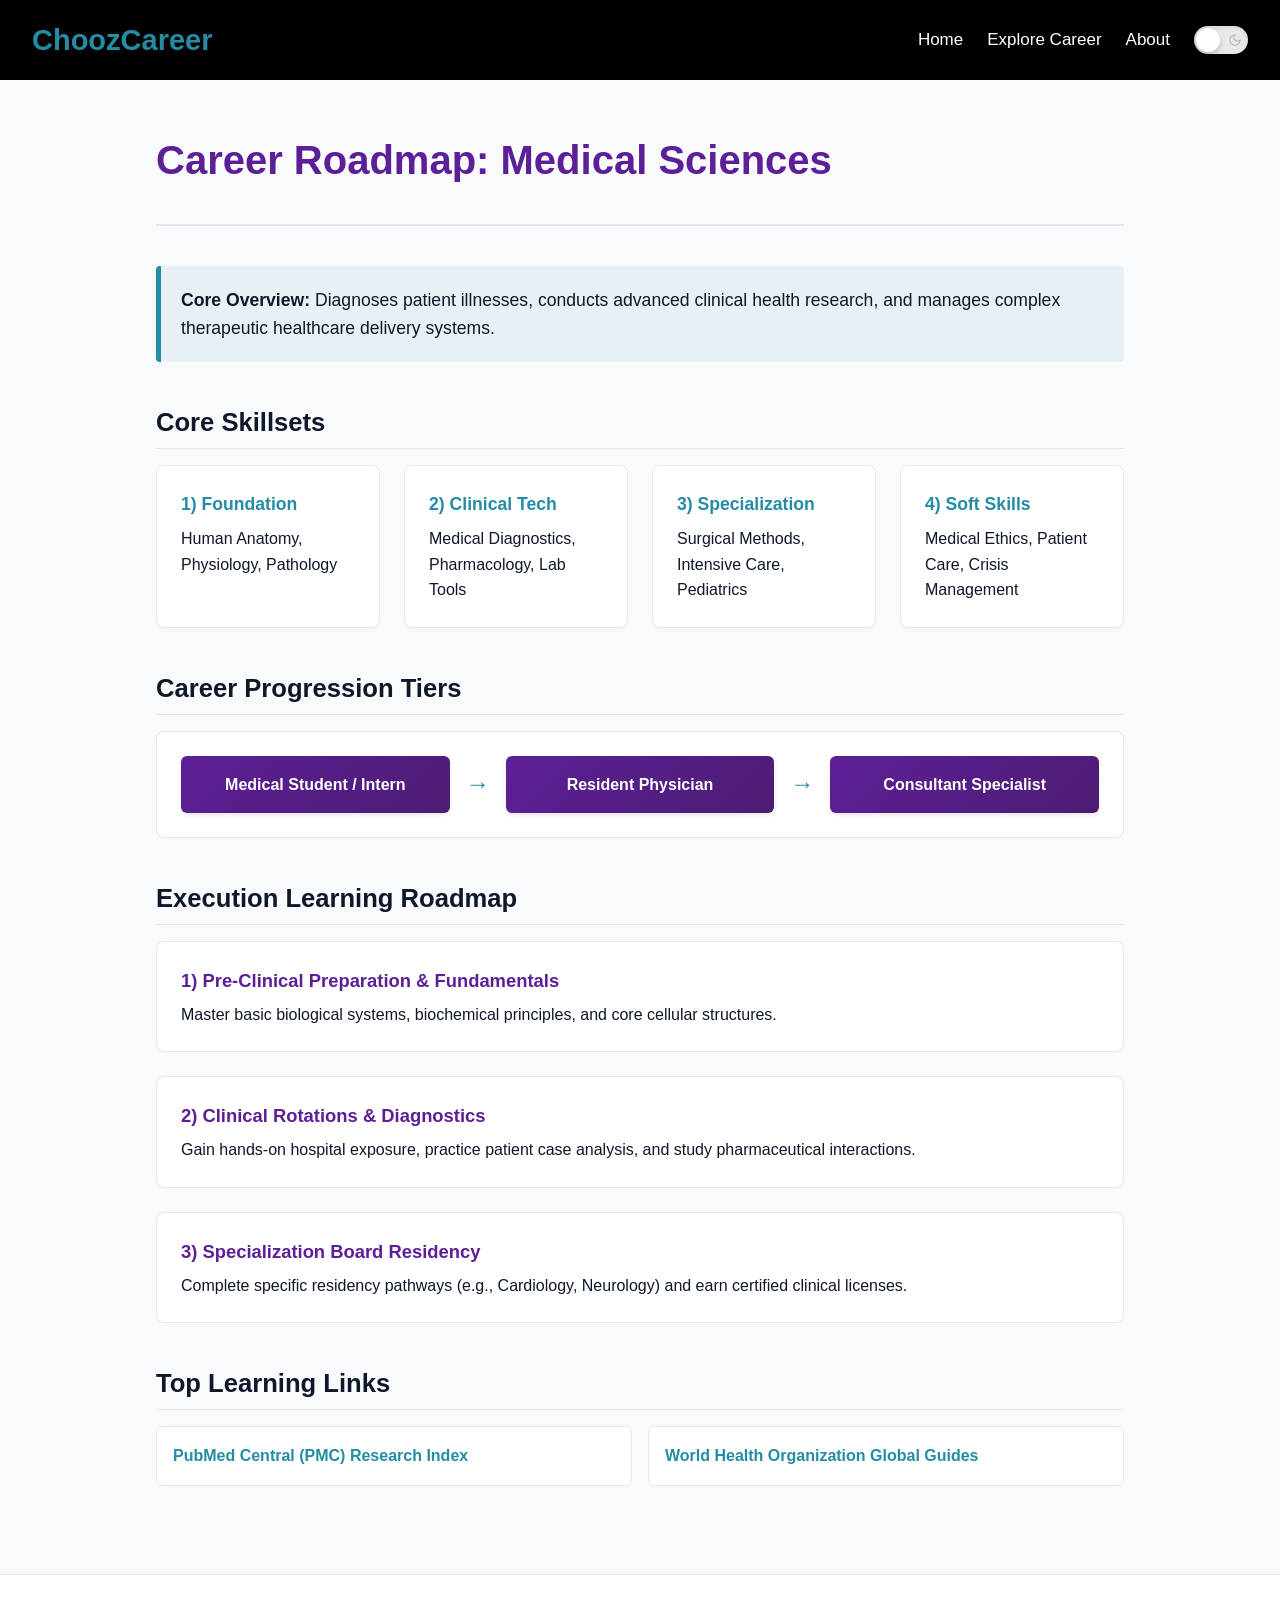
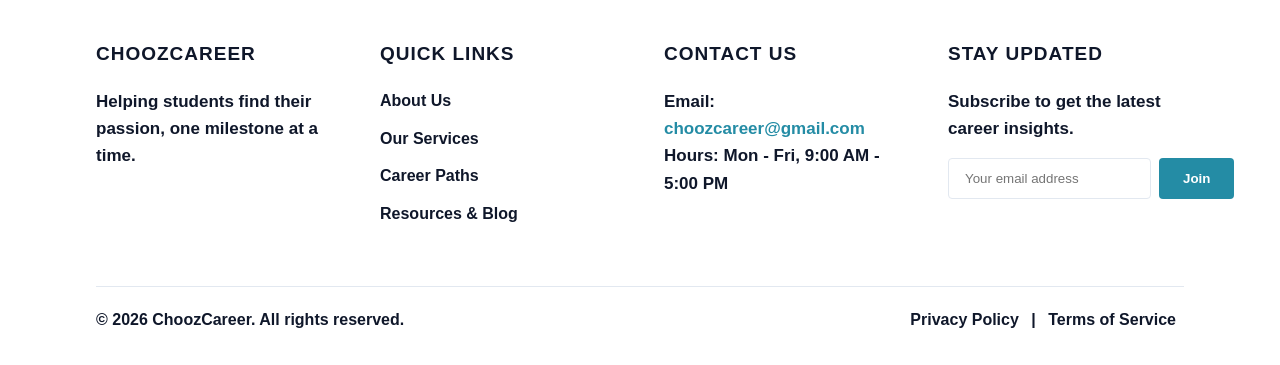
<file: Read More/medical.html>
<!DOCTYPE html>
<html lang="en">

<head>
    <meta charset="UTF-8">
    <meta name="viewport" content="width=device-width, initial-scale=1.0">
    <title>ChoozCareer - Career Roadmap</title>
    <link rel="stylesheet" href="/Css/nav.css">
    <link rel="stylesheet" href="/Css/footer.css">
    <link rel="stylesheet" href="/Css/career.css">
</head>

<body>
    <header class="header">
        <div class="name">Chooz<span class="career">Career</span></div>
        <nav>
            <ul>
                <li><a href="../index.html">Home</a></li>
                <li><a href="/Pages/explore.html">Explore Career</a></li>
                <li><a href="/Pages/about.html">About</a></li>
                <li class="theme-toggle-item">
                    <button class="theme-switch" id="globalThemeBtn" onclick="toggleTheme()"
                        aria-label="Toggle dark and light mode">
                        <div class="switch-track">
                            <svg class="icon icon-sun" xmlns="http://w3.org" viewBox="0 0 24 24" fill="none"
                                stroke="currentColor" stroke-width="2" stroke-linecap="round" stroke-linejoin="round">
                                <circle cx="12" cy="12" r="4"></circle>
                                <path
                                    d="M12 2v2M12 20v2M4.93 4.93l1.41 1.41M17.66 17.66l1.41 1.41M2 12h2M20 12h2M6.34 17.66l-1.41 1.41M19.07 4.93l-1.41 1.41">
                                </path>
                            </svg>
                            <svg class="icon icon-moon" xmlns="http://w3.org" viewBox="0 0 24 24" fill="none"
                                stroke="currentColor" stroke-width="2" stroke-linecap="round" stroke-linejoin="round">
                                <path d="M12 3a6 6 0 0 0 9 9 9 9 0 1 1-9-9Z"></path>
                            </svg>
                            <div class="switch-knob"></div>
                        </div>
                    </button>
                </li>
            </ul>
        </nav>
    </header>
    <main>
        <div class="roadmap-header">
            <h1>Career Roadmap: Medical Sciences</h1>
        </div>
        <div class="overview-box">
            <strong>Core Overview:</strong> Diagnoses patient illnesses, conducts advanced clinical health research, and
            manages complex therapeutic healthcare delivery systems.
        </div>

        <h3 class="section-heading">Core Skillsets</h3>
        <div class="skills-grid">
            <div class="skill-card">
                <h4>1) Foundation</h4>
                <p>Human Anatomy, Physiology, Pathology</p>
            </div>
            <div class="skill-card">
                <h4>2) Clinical Tech</h4>
                <p>Medical Diagnostics, Pharmacology, Lab Tools</p>
            </div>
            <div class="skill-card">
                <h4>3) Specialization</h4>
                <p>Surgical Methods, Intensive Care, Pediatrics</p>
            </div>
            <div class="skill-card">
                <h4>4) Soft Skills</h4>
                <p>Medical Ethics, Patient Care, Crisis Management</p>
            </div>
        </div>

        <h3 class="section-heading">Career Progression Tiers</h3>
        <div class="tier-flow">
            <div class="tier-node">Medical Student / Intern</div>
            <div class="tier-arrow">&rarr;</div>
            <div class="tier-node">Resident Physician</div>
            <div class="tier-arrow">&rarr;</div>
            <div class="tier-node">Consultant Specialist</div>
        </div>

        <h3 class="section-heading">Execution Learning Roadmap</h3>
        <div class="timeline">
            <div class="timeline-step">
                <h4>1) Pre-Clinical Preparation & Fundamentals</h4>
                <p>Master basic biological systems, biochemical principles, and core cellular structures.</p>
            </div>
            <div class="timeline-step">
                <h4>2) Clinical Rotations & Diagnostics</h4>
                <p>Gain hands-on hospital exposure, practice patient case analysis, and study pharmaceutical
                    interactions.</p>
            </div>
            <div class="timeline-step">
                <h4>3) Specialization Board Residency</h4>
                <p>Complete specific residency pathways (e.g., Cardiology, Neurology) and earn certified clinical
                    licenses.</p>
            </div>
        </div>

        <h3 class="section-heading">Top Learning Links</h3>
        <ul class="links-list">
            <li><a href="https://nih.gov" target="_blank">PubMed Central (PMC) Research Index</a></li>
            <li><a href="https://who.int" target="_blank">World Health Organization Global Guides</a></li>
        </ul>

    </main>
    <footer class="main-footer">
        <div class="footer-container">
            <div class="footer-section footer-brand">
                <h3>ChoozCareer</h3>
                <p>Helping students find their passion, one milestone at a time.</p>
            </div>

            <div class="footer-section footer-links">
                <h3>Quick Links</h3>
                <ul>
                    <li><a href="/Pages/about.html">About Us</a></li>
                    <li><a href="#services">Our Services</a></li>
                    <li><a href="#careers">Career Paths</a></li>
                    <li><a href="#blog">Resources & Blog</a></li>
                </ul>
            </div>

            <div class="footer-section contact-info" id="contact-info">
                <h3>Contact Us</h3>
                <p>Email: <a href="mailto:choozcareer@gmail.com">choozcareer@gmail.com</a></p>
                <p>Hours: Mon - Fri, 9:00 AM - 5:00 PM</p>
            </div>

            <div class="footer-section footer-newsletter">
                <h3>Stay Updated</h3>
                <p>Subscribe to get the latest career insights.</p>
                <form class="newsletter-form">
                    <input type="email" placeholder="Your email address" required>
                    <button type="submit" onclick="notify_me()">Join</button>
                </form>
            </div>
        </div>

        <div class="footer-bottom">
            <p>&copy; 2026 ChoozCareer. All rights reserved.</p>
            <div class="footer-legal">
                <a href="#privacy">Privacy Policy</a> |
                <a href="#terms">Terms of Service</a>
            </div>
        </div>
    </footer>

    <script src="/Js/script.js">
    </script>
</body>

</html>
</file>
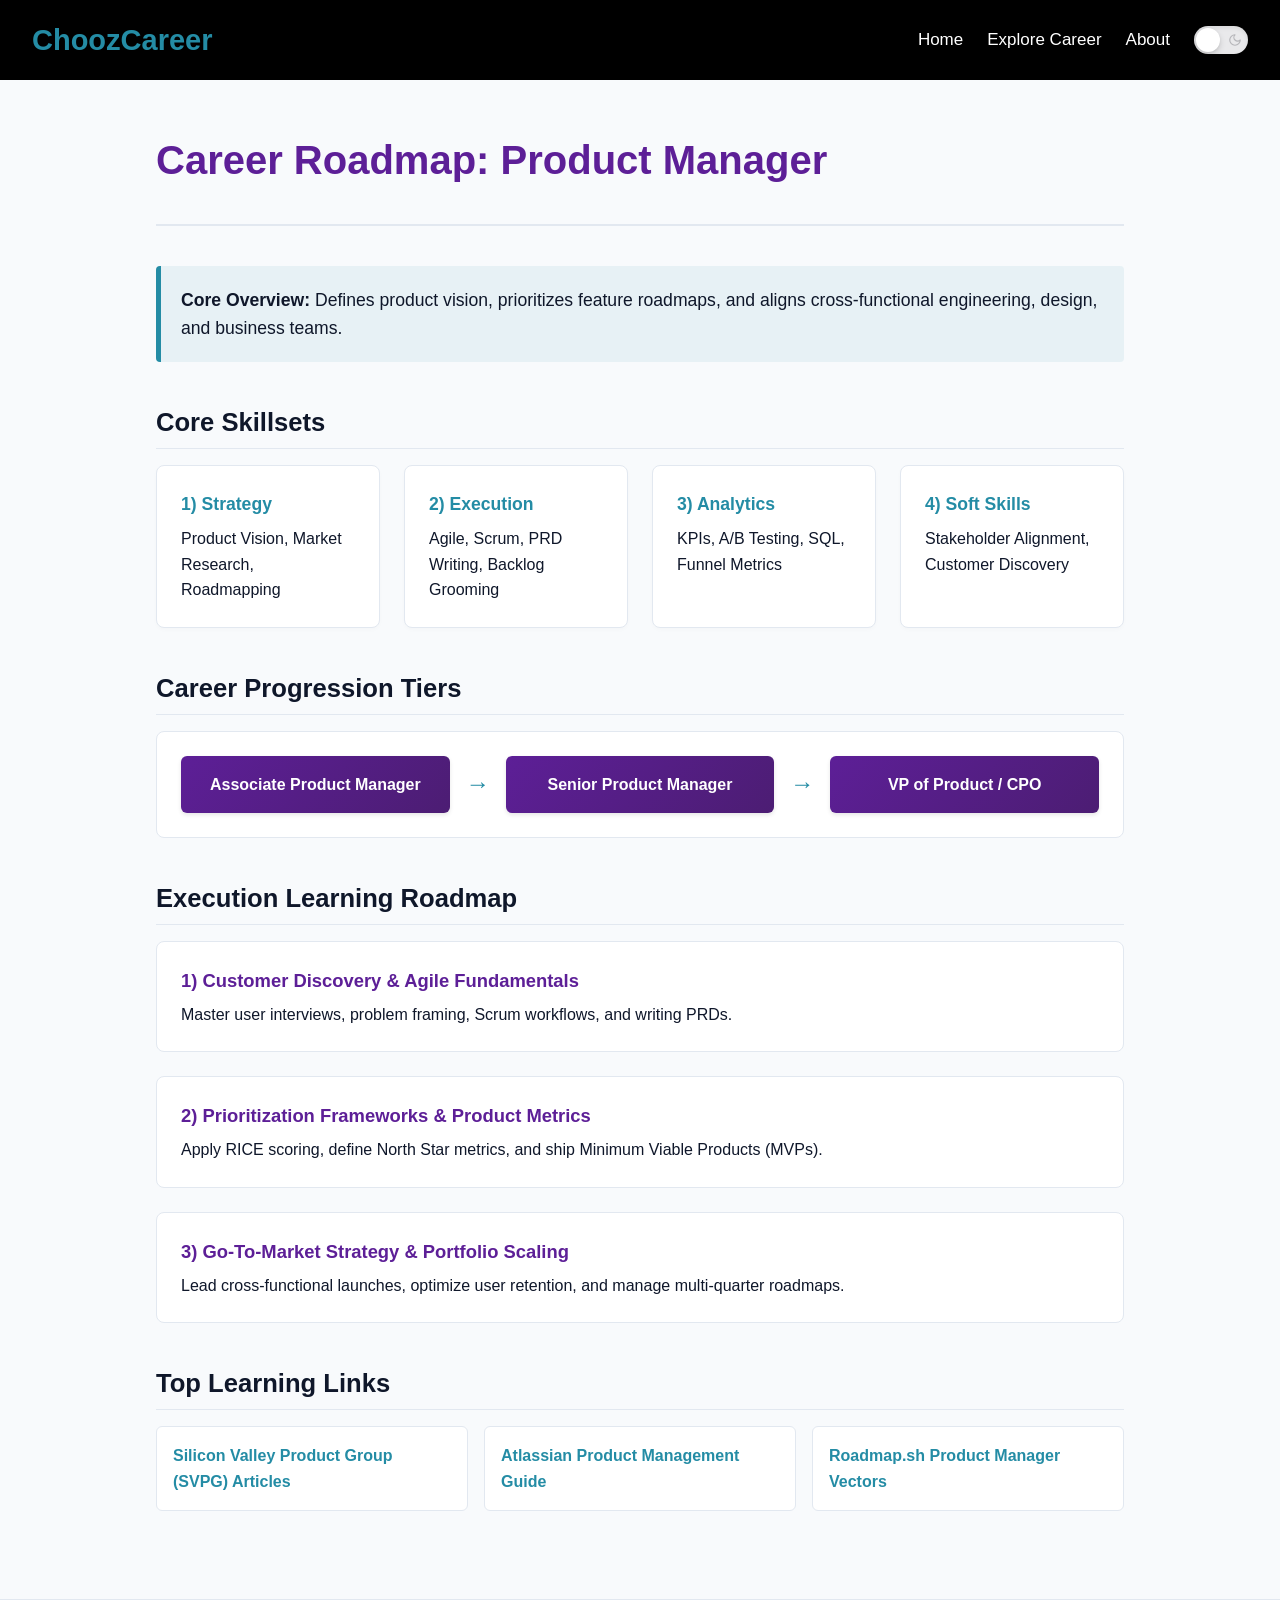
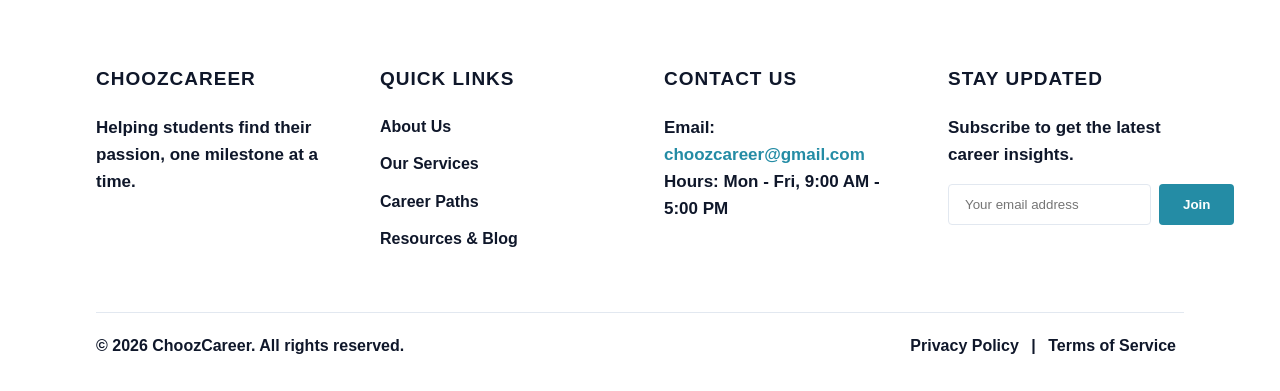
<file: Read More/product_manager.html>
<!DOCTYPE html>
<html lang="en">

<head>
    <meta charset="UTF-8">
    <meta name="viewport" content="width=device-width, initial-scale=1.0">
    <title>ChoozCareer - Career Roadmap</title>
    <link rel="stylesheet" href="/Css/nav.css">
    <link rel="stylesheet" href="/Css/footer.css">
    <link rel="stylesheet" href="/Css/career.css">
</head>

<body>
    <header class="header">
        <div class="name">Chooz<span class="career">Career</span></div>
        <nav>
            <ul>
                <li><a href="../index.html">Home</a></li>
                <li><a href="/Pages/explore.html">Explore Career</a></li>
                <li><a href="/Pages/about.html">About</a></li>
                <li class="theme-toggle-item">
                    <button class="theme-switch" id="globalThemeBtn" onclick="toggleTheme()"
                        aria-label="Toggle dark and light mode">
                        <div class="switch-track">
                            <svg class="icon icon-sun" xmlns="http://w3.org" viewBox="0 0 24 24" fill="none"
                                stroke="currentColor" stroke-width="2" stroke-linecap="round" stroke-linejoin="round">
                                <circle cx="12" cy="12" r="4"></circle>
                                <path
                                    d="M12 2v2M12 20v2M4.93 4.93l1.41 1.41M17.66 17.66l1.41 1.41M2 12h2M20 12h2M6.34 17.66l-1.41 1.41M19.07 4.93l-1.41 1.41">
                                </path>
                            </svg>
                            <svg class="icon icon-moon" xmlns="http://w3.org" viewBox="0 0 24 24" fill="none"
                                stroke="currentColor" stroke-width="2" stroke-linecap="round" stroke-linejoin="round">
                                <path d="M12 3a6 6 0 0 0 9 9 9 9 0 1 1-9-9Z"></path>
                            </svg>
                            <div class="switch-knob"></div>
                        </div>
                    </button>
                </li>
            </ul>
        </nav>
    </header>
    <main>
        <div class="roadmap-header">
            <h1>Career Roadmap: Product Manager</h1>
        </div>
        <div class="overview-box">
            <strong>Core Overview:</strong> Defines product vision, prioritizes feature roadmaps, and aligns cross-functional engineering, design, and business teams.
        </div>
        <h3 class="section-heading">Core Skillsets </h3>
        <div class="skills-grid">
            <div class="skill-card">
                <h4>1) Strategy</h4>
                <p>Product Vision, Market Research, Roadmapping</p>
            </div>
            <div class="skill-card">
                <h4>2) Execution</h4>
                <p>Agile, Scrum, PRD Writing, Backlog Grooming</p>
            </div>
            <div class="skill-card">
                <h4>3) Analytics</h4>
                <p>KPIs, A/B Testing, SQL, Funnel Metrics</p>
            </div>
            <div class="skill-card">
                <h4>4) Soft Skills</h4>
                <p>Stakeholder Alignment, Customer Discovery</p>
            </div>
        </div>
        <h3 class="section-heading">Career Progression Tiers</h3>
        <div class="tier-flow">
            <div class="tier-node">Associate Product Manager</div>
            <div class="tier-arrow">&rarr;</div>
            <div class="tier-node">Senior Product Manager</div>
            <div class="tier-arrow">&rarr;</div>
            <div class="tier-node">VP of Product / CPO</div>
        </div>
        <h3 class="section-heading">Execution Learning Roadmap</h3>
        <div class="timeline">
            <div class="timeline-step">
                <h4>1) Customer Discovery & Agile Fundamentals</h4>
                <p>Master user interviews, problem framing, Scrum workflows, and writing PRDs.</p>
            </div>
            <div class="timeline-step">
                <h4>2) Prioritization Frameworks & Product Metrics</h4>
                <p>Apply RICE scoring, define North Star metrics, and ship Minimum Viable Products (MVPs).</p>
            </div>
            <div class="timeline-step">
                <h4>3) Go-To-Market Strategy & Portfolio Scaling</h4>
                <p>Lead cross-functional launches, optimize user retention, and manage multi-quarter roadmaps.</p>
            </div>
        </div>
        <h3 class="section-heading">Top Learning Links</h3>
        <ul class="links-list">
            <li><a href="https://svpg.com" target="_blank">Silicon Valley Product Group (SVPG) Articles</a></li>
            <li><a href="https://atlassian.com" target="_blank">Atlassian Product Management Guide</a></li>
            <li><a href="https://roadmap.sh" target="_blank">Roadmap.sh Product Manager Vectors</a></li>
        </ul>
    </main>
    <footer class="main-footer">
        <div class="footer-container">
            <div class="footer-section footer-brand">
                <h3>ChoozCareer</h3>
                <p>Helping students find their passion, one milestone at a time.</p>
            </div>

            <div class="footer-section footer-links">
                <h3>Quick Links</h3>
                <ul>
                    <li><a href="/Pages/about.html">About Us</a></li>
                    <li><a href="#services">Our Services</a></li>
                    <li><a href="#careers">Career Paths</a></li>
                    <li><a href="#blog">Resources & Blog</a></li>
                </ul>
            </div>

            <div class="footer-section contact-info" id="contact-info">
                <h3>Contact Us</h3>
                <p>Email: <a href="mailto:choozcareer@gmail.com">choozcareer@gmail.com</a></p>
                <p>Hours: Mon - Fri, 9:00 AM - 5:00 PM</p>
            </div>

            <div class="footer-section footer-newsletter">
                <h3>Stay Updated</h3>
                <p>Subscribe to get the latest career insights.</p>
                <form class="newsletter-form">
                    <input type="email" placeholder="Your email address" required>
                    <button type="submit" onclick="notify_me()">Join</button>
                </form>
            </div>
        </div>

        <div class="footer-bottom">
            <p>&copy; 2026 ChoozCareer. All rights reserved.</p>
            <div class="footer-legal">
                <a href="#privacy">Privacy Policy</a> |
                <a href="#terms">Terms of Service</a>
            </div>
        </div>
    </footer>

    <script src="/Js/script.js">
    </script>
</body>

</html>
</file>
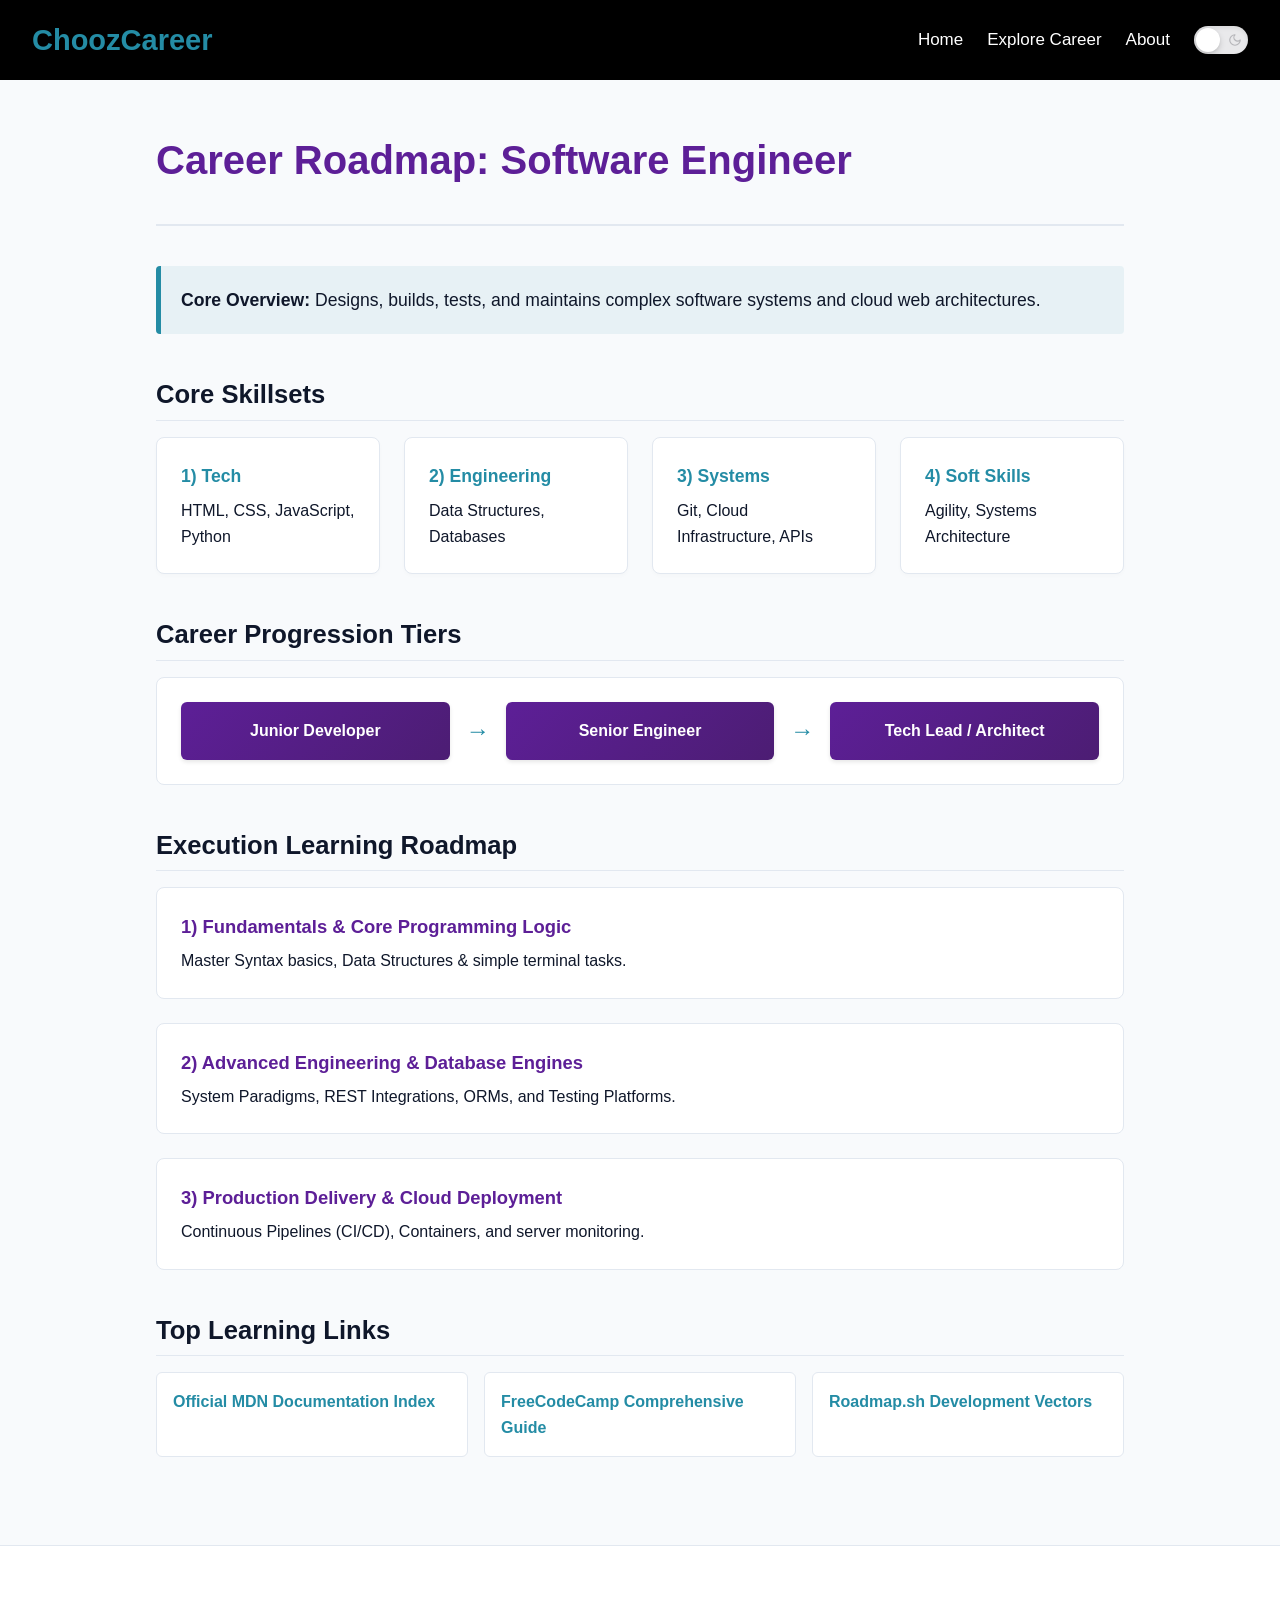
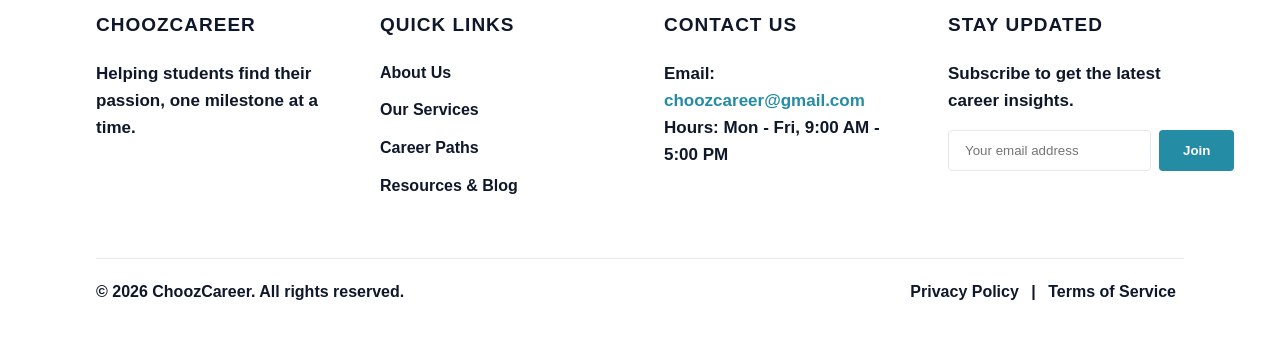
<file: Read More/software_eng.html>
<!DOCTYPE html>
<html lang="en">

<head>
    <meta charset="UTF-8">
    <meta name="viewport" content="width=device-width, initial-scale=1.0">
    <title>ChoozCareer - Career Roadmap</title>
    <link rel="stylesheet" href="/Css/nav.css">
    <link rel="stylesheet" href="/Css/footer.css">
    <link rel="stylesheet" href="/Css/career.css">
</head>

<body>
    <header class="header">
        <div class="name">Chooz<span class="career">Career</span></div>
        <nav>
            <ul>
                <li><a href="../index.html">Home</a></li>
                <li><a href="/Pages/explore.html">Explore Career</a></li>
                <li><a href="/Pages/about.html">About</a></li>
                <li class="theme-toggle-item">
                    <button class="theme-switch" id="globalThemeBtn" onclick="toggleTheme()"
                        aria-label="Toggle dark and light mode">
                        <div class="switch-track">
                            <svg class="icon icon-sun" xmlns="http://w3.org" viewBox="0 0 24 24" fill="none"
                                stroke="currentColor" stroke-width="2" stroke-linecap="round" stroke-linejoin="round">
                                <circle cx="12" cy="12" r="4"></circle>
                                <path
                                    d="M12 2v2M12 20v2M4.93 4.93l1.41 1.41M17.66 17.66l1.41 1.41M2 12h2M20 12h2M6.34 17.66l-1.41 1.41M19.07 4.93l-1.41 1.41">
                                </path>
                            </svg>
                            <svg class="icon icon-moon" xmlns="http://w3.org" viewBox="0 0 24 24" fill="none"
                                stroke="currentColor" stroke-width="2" stroke-linecap="round" stroke-linejoin="round">
                                <path d="M12 3a6 6 0 0 0 9 9 9 9 0 1 1-9-9Z"></path>
                            </svg>
                            <div class="switch-knob"></div>
                        </div>
                    </button>
                </li>
            </ul>
        </nav>
    </header>
    <main>
        <div class="roadmap-header">
            <h1>Career Roadmap: Software Engineer</h1>
        </div>
        <div class="overview-box">
            <strong>Core Overview:</strong> Designs, builds, tests, and maintains complex software systems and cloud web
            architectures.
        </div>
        <h3 class="section-heading">Core Skillsets </h3>
        <div class="skills-grid">
            <div class="skill-card">
                <h4>1) Tech</h4>
                <p>HTML, CSS, JavaScript, Python</p>
            </div>
            <div class="skill-card">
                <h4>2) Engineering</h4>
                <p>Data Structures, Databases</p>
            </div>
            <div class="skill-card">
                <h4>3) Systems</h4>
                <p>Git, Cloud Infrastructure, APIs</p>
            </div>
            <div class="skill-card">
                <h4>4) Soft Skills</h4>
                <p>Agility, Systems Architecture</p>
            </div>
        </div>
        <h3 class="section-heading">Career Progression Tiers</h3>
        <div class="tier-flow">
            <div class="tier-node">Junior Developer</div>
            <div class="tier-arrow">&rarr;</div>
            <div class="tier-node">Senior Engineer</div>
            <div class="tier-arrow">&rarr;</div>
            <div class="tier-node">Tech Lead / Architect</div>
        </div>
        <h3 class="section-heading">Execution Learning Roadmap</h3>
        <div class="timeline">
            <div class="timeline-step">
                <h4>1) Fundamentals & Core Programming Logic</h4>
                <p>Master Syntax basics, Data Structures & simple terminal tasks.</p>
            </div>
            <div class="timeline-step">
                <h4>2) Advanced Engineering & Database Engines</h4>
                <p>System Paradigms, REST Integrations, ORMs, and Testing Platforms.</p>
            </div>
            <div class="timeline-step">
                <h4>3) Production Delivery & Cloud Deployment</h4>
                <p>Continuous Pipelines (CI/CD), Containers, and server monitoring.</p>
            </div>
        </div>
        <h3 class="section-heading">Top Learning Links</h3>
        <ul class="links-list">
            <li><a href="https://mozilla.org" target="_blank">Official MDN Documentation Index</a></li>
            <li><a href="https://freecodecamp.org" target="_blank">FreeCodeCamp Comprehensive Guide</a></li>
            <li><a href="https://roadmap.sh" target="_blank">Roadmap.sh Development Vectors</a></li>
        </ul>
    </main>
    <footer class="main-footer">
        <div class="footer-container">
            <div class="footer-section footer-brand">
                <h3>ChoozCareer</h3>
                <p>Helping students find their passion, one milestone at a time.</p>
            </div>

            <div class="footer-section footer-links">
                <h3>Quick Links</h3>
                <ul>
                    <li><a href="/Pages/about.html">About Us</a></li>
                    <li><a href="#services">Our Services</a></li>
                    <li><a href="#careers">Career Paths</a></li>
                    <li><a href="#blog">Resources & Blog</a></li>
                </ul>
            </div>

            <div class="footer-section contact-info" id="contact-info">
                <h3>Contact Us</h3>
                <p>Email: <a href="mailto:choozcareer@gmail.com">choozcareer@gmail.com</a></p>
                <p>Hours: Mon - Fri, 9:00 AM - 5:00 PM</p>
            </div>

            <div class="footer-section footer-newsletter">
                <h3>Stay Updated</h3>
                <p>Subscribe to get the latest career insights.</p>
                <form class="newsletter-form">
                    <input type="email" placeholder="Your email address" required>
                    <button type="submit" onclick="notify_me()">Join</button>
                </form>
            </div>
        </div>

        <div class="footer-bottom">
            <p>&copy; 2026 ChoozCareer. All rights reserved.</p>
            <div class="footer-legal">
                <a href="#privacy">Privacy Policy</a> |
                <a href="#terms">Terms of Service</a>
            </div>
        </div>
    </footer>

    <script src="/Js/script.js">
    </script>
</body>

</html>
</file>
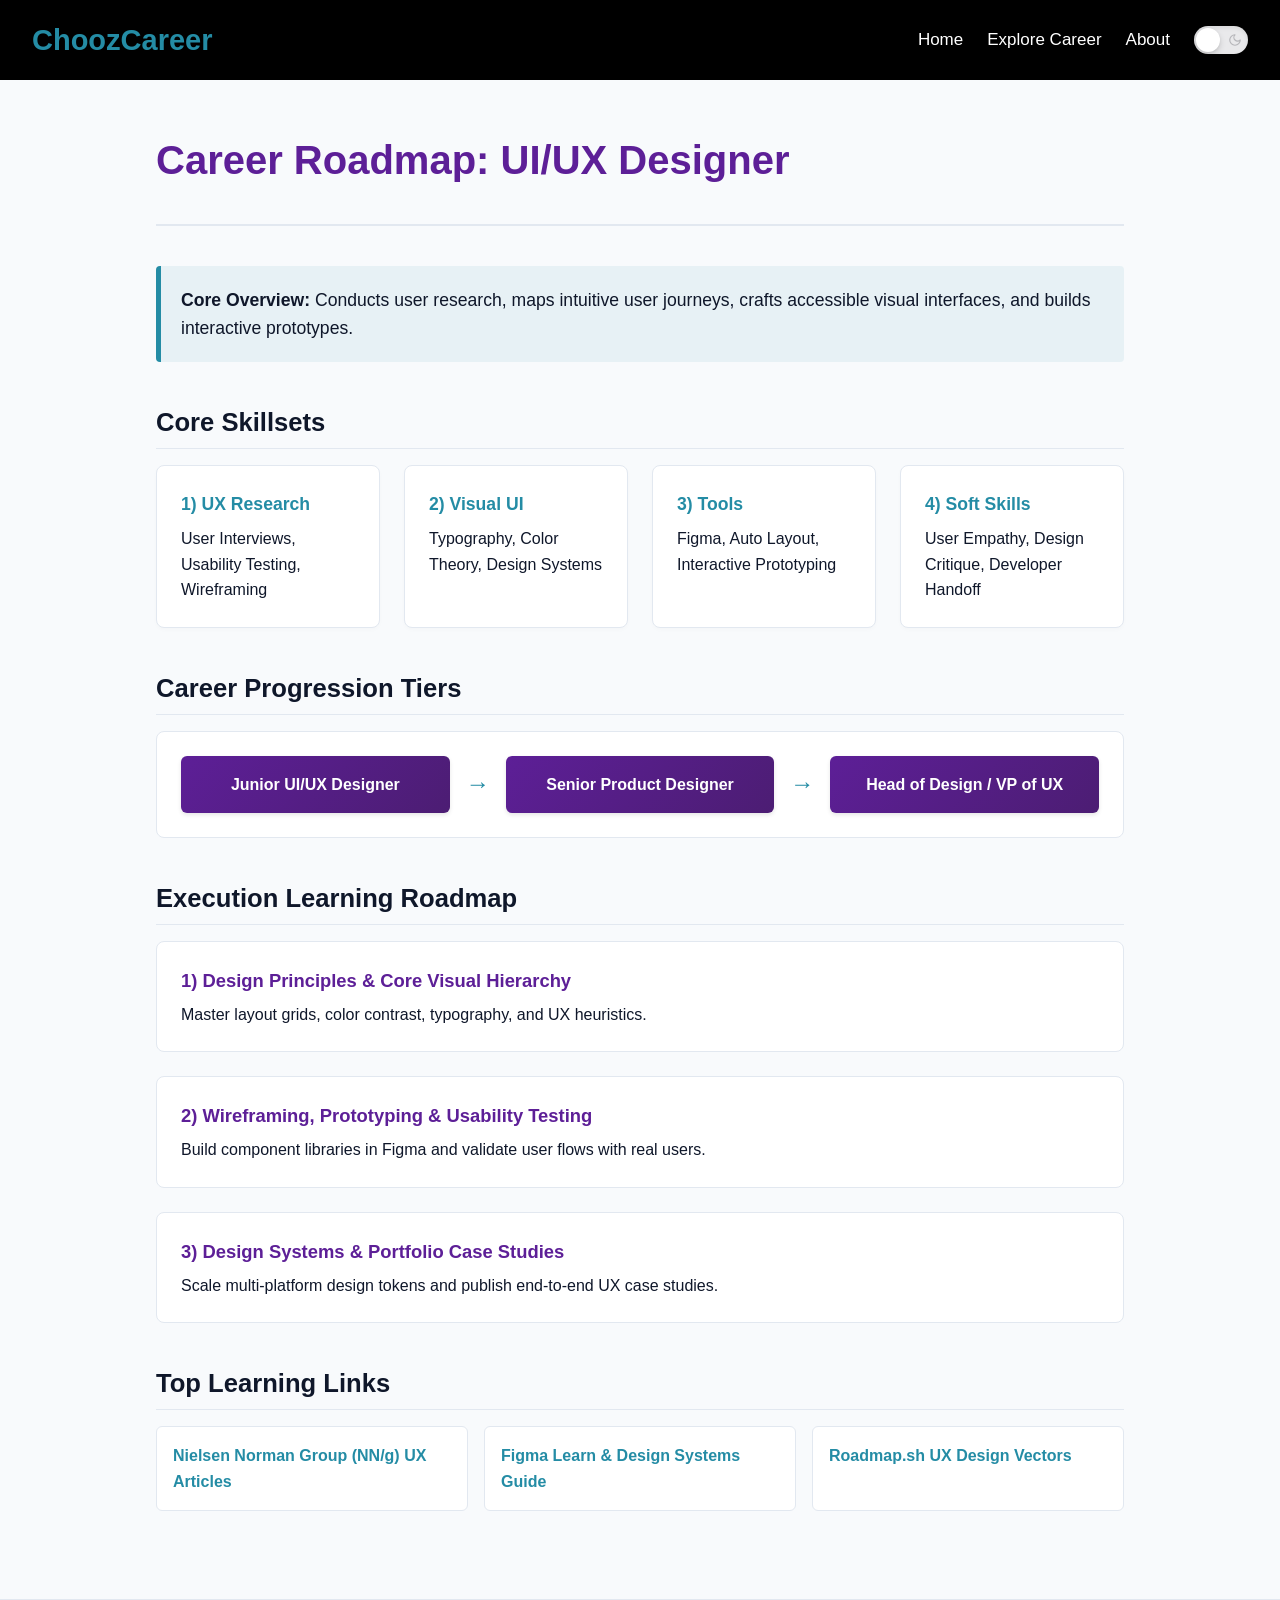
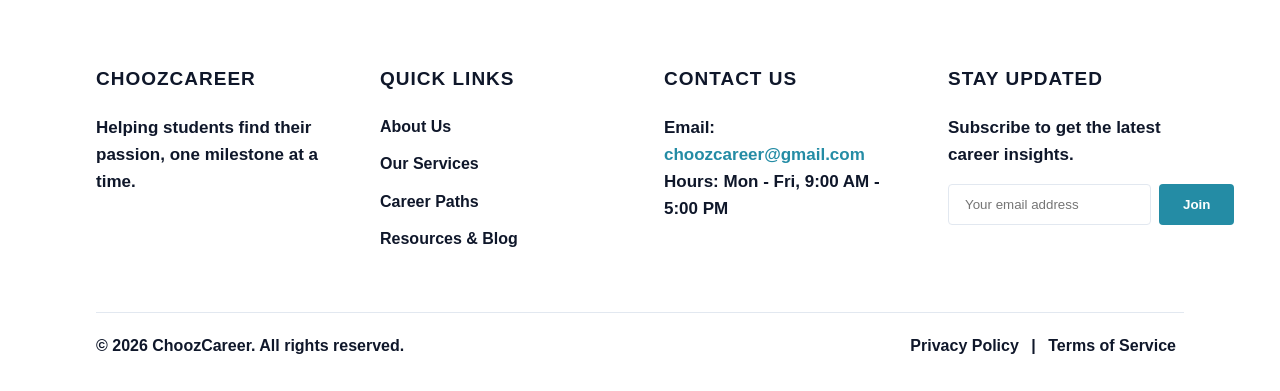
<file: Read More/ui-ux.html>
<!DOCTYPE html>
<html lang="en">

<head>
    <meta charset="UTF-8">
    <meta name="viewport" content="width=device-width, initial-scale=1.0">
    <title>ChoozCareer - Career Roadmap</title>
    <link rel="stylesheet" href="/Css/nav.css">
    <link rel="stylesheet" href="/Css/footer.css">
    <link rel="stylesheet" href="/Css/career.css">
</head>

<body>
    <header class="header">
        <div class="name">Chooz<span class="career">Career</span></div>
        <nav>
            <ul>
                <li><a href="../index.html">Home</a></li>
                <li><a href="/Pages/explore.html">Explore Career</a></li>
                <li><a href="/Pages/about.html">About</a></li>
                <li class="theme-toggle-item">
                    <button class="theme-switch" id="globalThemeBtn" onclick="toggleTheme()"
                        aria-label="Toggle dark and light mode">
                        <div class="switch-track">
                            <svg class="icon icon-sun" xmlns="http://w3.org" viewBox="0 0 24 24" fill="none"
                                stroke="currentColor" stroke-width="2" stroke-linecap="round" stroke-linejoin="round">
                                <circle cx="12" cy="12" r="4"></circle>
                                <path
                                    d="M12 2v2M12 20v2M4.93 4.93l1.41 1.41M17.66 17.66l1.41 1.41M2 12h2M20 12h2M6.34 17.66l-1.41 1.41M19.07 4.93l-1.41 1.41">
                                </path>
                            </svg>
                            <svg class="icon icon-moon" xmlns="http://w3.org" viewBox="0 0 24 24" fill="none"
                                stroke="currentColor" stroke-width="2" stroke-linecap="round" stroke-linejoin="round">
                                <path d="M12 3a6 6 0 0 0 9 9 9 9 0 1 1-9-9Z"></path>
                            </svg>
                            <div class="switch-knob"></div>
                        </div>
                    </button>
                </li>
            </ul>
        </nav>
    </header>
    <main>
        <div class="roadmap-header">
            <h1>Career Roadmap: UI/UX Designer</h1>
        </div>
        <div class="overview-box">
            <strong>Core Overview:</strong> Conducts user research, maps intuitive user journeys, crafts accessible visual interfaces, and builds interactive prototypes.
        </div>
        <h3 class="section-heading">Core Skillsets </h3>
        <div class="skills-grid">
            <div class="skill-card">
                <h4>1) UX Research</h4>
                <p>User Interviews, Usability Testing, Wireframing</p>
            </div>
            <div class="skill-card">
                <h4>2) Visual UI</h4>
                <p>Typography, Color Theory, Design Systems</p>
            </div>
            <div class="skill-card">
                <h4>3) Tools</h4>
                <p>Figma, Auto Layout, Interactive Prototyping</p>
            </div>
            <div class="skill-card">
                <h4>4) Soft Skills</h4>
                <p>User Empathy, Design Critique, Developer Handoff</p>
            </div>
        </div>
        <h3 class="section-heading">Career Progression Tiers</h3>
        <div class="tier-flow">
            <div class="tier-node">Junior UI/UX Designer</div>
            <div class="tier-arrow">&rarr;</div>
            <div class="tier-node">Senior Product Designer</div>
            <div class="tier-arrow">&rarr;</div>
            <div class="tier-node">Head of Design / VP of UX</div>
        </div>
        <h3 class="section-heading">Execution Learning Roadmap</h3>
        <div class="timeline">
            <div class="timeline-step">
                <h4>1) Design Principles & Core Visual Hierarchy</h4>
                <p>Master layout grids, color contrast, typography, and UX heuristics.</p>
            </div>
            <div class="timeline-step">
                <h4>2) Wireframing, Prototyping & Usability Testing</h4>
                <p>Build component libraries in Figma and validate user flows with real users.</p>
            </div>
            <div class="timeline-step">
                <h4>3) Design Systems & Portfolio Case Studies</h4>
                <p>Scale multi-platform design tokens and publish end-to-end UX case studies.</p>
            </div>
        </div>
        <h3 class="section-heading">Top Learning Links</h3>
        <ul class="links-list">
            <li><a href="https://nngroup.com" target="_blank">Nielsen Norman Group (NN/g) UX Articles</a></li>
            <li><a href="https://figma.com" target="_blank">Figma Learn & Design Systems Guide</a></li>
            <li><a href="https://roadmap.sh" target="_blank">Roadmap.sh UX Design Vectors</a></li>
        </ul>
    </main>
    <footer class="main-footer">
        <div class="footer-container">
            <div class="footer-section footer-brand">
                <h3>ChoozCareer</h3>
                <p>Helping students find their passion, one milestone at a time.</p>
            </div>

            <div class="footer-section footer-links">
                <h3>Quick Links</h3>
                <ul>
                    <li><a href="/Pages/about.html">About Us</a></li>
                    <li><a href="#services">Our Services</a></li>
                    <li><a href="#careers">Career Paths</a></li>
                    <li><a href="#blog">Resources & Blog</a></li>
                </ul>
            </div>

            <div class="footer-section contact-info" id="contact-info">
                <h3>Contact Us</h3>
                <p>Email: <a href="mailto:choozcareer@gmail.com">choozcareer@gmail.com</a></p>
                <p>Hours: Mon - Fri, 9:00 AM - 5:00 PM</p>
            </div>

            <div class="footer-section footer-newsletter">
                <h3>Stay Updated</h3>
                <p>Subscribe to get the latest career insights.</p>
                <form class="newsletter-form">
                    <input type="email" placeholder="Your email address" required>
                    <button type="submit" onclick="notify_me()">Join</button>
                </form>
            </div>
        </div>

        <div class="footer-bottom">
            <p>&copy; 2026 ChoozCareer. All rights reserved.</p>
            <div class="footer-legal">
                <a href="#privacy">Privacy Policy</a> |
                <a href="#terms">Terms of Service</a>
            </div>
        </div>
    </footer>

    <script src="/Js/script.js">
    </script>
</body>

</html>
</file>
<file: Css/index.css>
:root {
    --bg-color: #f4eee8;
    --text-color: #1e1916;
    --text-muted: #57504a;
    --primary: #4a286d;
    --primary-hover: #6d3ba3;
    --accent: #248ca5;
    --card-bg: rgba(255, 255, 255, 0.82);
    --border-color: rgba(30, 25, 22, 0.12);
    --footer-bg: #14110f;
    --footer-text: #a39e99;
    --glass-blur: blur(16px);
    --radius-premium: 24px;
}

[data-theme="dark"] {
    --bg-color: #0f0d0c;
    --text-color: #f4eee8;
    --text-muted: #bdafa4;
    --card-bg: rgba(26, 22, 20, 0.85);
    --border-color: rgba(244, 238, 232, 0.12);
}

* {
    margin: 0px;
    padding: 0px;
    box-sizing: border-box;
    font-family: 'Inter', 'Segoe UI', system-ui, sans-serif;
    transition: background-color 0.3s ease, color 0.3s ease;
}

body {
    background-image: url('/assets/bg-image.jpg');
    background-attachment: fixed;
    background-position: center center;
    background-size: cover;
    background-repeat: no-repeat;
    color: var(--text-color);
    line-height: 1.6;
    min-height: 1080px;
    position: relative;
    z-index: 1;
}

body::before {
    content: '';
    position: fixed;
    top: 0px;
    left: 0px;
    right: 0px;
    bottom: 0px;
    background: linear-gradient(180deg, rgba(244, 238, 232, 0.5) 0%, rgba(20, 17, 15, 0.92) 100%);
    z-index: -1;
}

[data-theme="dark"] body::before {
    background: linear-gradient(180deg, rgba(15, 13, 12, 0.8) 0%, rgba(5, 4, 4, 0.98) 100%);
}

main {
    max-width: 1200px;
    margin: 0px auto;
    padding: 32px 16px;
}

.hero {
    text-align: left;
    padding: 96px 60px 48px;
    max-width: 800px;
    background: linear-gradient(to right, var(--primary), var(--accent));
    -webkit-background-clip: text;
    -webkit-text-fill-color: transparent;
}

.hero h1 {
    font-size: 77px;
    font-weight: 800;
    letter-spacing: -3px;
    line-height: 1.05;
    text-transform: uppercase;
    margin-bottom: 24px;
    color: var(--text-color);
}

.hero p {
    font-size: 22px;
    opacity: 0.9;
    color: var(--text-muted);
}

.slider-section {
    padding: 32px 60px 64px;
    position: relative;
    max-width: 1200px;
    margin: 0px auto;
}

.slider-container {
    background: var(--card-bg, #ffffff);
    backdrop-filter: var(--glass-blur, blur(10px));
    -webkit-backdrop-filter: var(--glass-blur, blur(10px));
    border-radius: var(--radius-premium, 24px);
    padding: 40px;
    border: 1px solid var(--border-color, #e0e0e0);
    position: relative;
    box-shadow: 0px 40px 80px rgba(0, 0, 0, 0.15);
}

.slide {
    display: none;
    width: 1000px;
    max-width: 1000px;
    margin: 0px auto;
    text-align: center;
    position: relative;
}

.slide.active {
    display: block;
    animation: luxuryFadeIn 0.5s cubic-bezier(0.16, 1, 0.3, 1);
}

.slide .image-wrapper {
    position: relative;
    border-radius: 16px;
    overflow: hidden;
    box-shadow: 0px 25px 50px rgba(0, 0, 0, 0.15);
    width: 1000px;
    height: 520px;
}

.slide .image-wrapper::after {
    content: '';
    position: absolute;
    top: 0px;
    left: 0px;
    right: 0px;
    bottom: 0px;
    background: linear-gradient(180deg, rgba(0, 0, 0, 0) 60%, rgba(0, 0, 0, 0.35) 100%);
    pointer-events: none;
}

.slide img {
    width: 1000px;
    height: 520px;
    max-height: 520px;
    object-fit: cover;
    display: block;
    transition: transform 0.5s ease;
}

.slide:hover img {
    transform: scale(1.03);
}

.slide-num {
    position: absolute;
    top: 24px;
    left: 32px;
    background: rgba(20, 17, 15, 0.85);
    backdrop-filter: blur(8px);
    color: #ffffff;
    padding: 8px 19px;
    border-radius: 30px;
    font-weight: 700;
    font-size: 14px;
    border: 1px solid rgba(255, 255, 255, 0.1);
    z-index: 5;
}

.slide-caption {
    margin-top: 32px;
    font-size: 38px;
    font-weight: 800;
    letter-spacing: -1.5px;
    text-transform: uppercase;
    color: var(--text-color, #14110f);
    line-height: 1.2;
    min-height: 46px;
}

.slider-btn {
    background: var(--text-color, #14110f);
    color: var(--bg-color, #ffffff);
    border: none;
    width: 56px;
    height: 56px;
    border-radius: 28px;
    font-size: 20px;
    cursor: pointer;
    z-index: 10;
    display: flex;
    align-items: center;
    justify-content: center;
    box-shadow: 0px 10px 25px rgba(0, 0, 0, 0.2);
    position: absolute;
    top: 300px;
    transform: translateY(-28px);
    transition: transform 0.25s cubic-bezier(0.16, 1, 0.3, 1), background-color 0.2s, opacity 0.2s;
}

.prev-btn {
    left: -28px;
}

.next-btn {
    right: -28px;
}

.slider-btn:hover {
    transform: translateY(-28px) scale(1.08);
    opacity: 0.95;
}

.explore-action {
    text-align: center;
    margin-top: 56px;
}

.view-all-btn {
    background-color: var(--primary, #4a286d);
    color: #ffffff;
    border: none;
    padding: 18px 56px;
    font-size: 17px;
    cursor: pointer;
    border-radius: 40px;
    font-weight: 700;
    text-transform: uppercase;
    letter-spacing: -0.2px;
    box-shadow: 0px 12px 24px -4px rgba(74, 40, 109, 0.35);
    transition: transform 0.25s ease, box-shadow 0.25s ease;
}

.view-all-btn:hover {
    transform: translateY(-2px);
    box-shadow: 0px 16px 30px -4px rgba(74, 40, 109, 0.45);
}

@keyframes luxuryFadeIn {
    from {
        opacity: 0;
        transform: scale(0.98);
    }
    to {
        opacity: 1;
        transform: scale(1);
    }
}

.features-section {
    display: grid;
    grid-template-columns: repeat(auto-fit, minmax(280px, 1fr));
    gap: 40px;
    margin: 80px 0px;
}

.feature-box {
    background-color: var(--card-bg);
    backdrop-filter: var(--glass-blur);
    -webkit-backdrop-filter: var(--glass-blur);
    padding: 56px 32px;
    text-align: center;
    border-radius: var(--radius-premium);
    box-shadow: 0px 20px 45px rgba(0, 0, 0, 0.05);
    border-top: 4px solid var(--accent);
    border-left: 1px solid var(--border-color);
    border-right: 1px solid var(--border-color);
    border-bottom: 1px solid var(--border-color);
}

.feature-box h3 {
    margin-bottom: 16px;
    font-size: 23px;
    font-weight: 800;
    text-transform: uppercase;
    letter-spacing: -0.3px;
}

.feature-box p {
    color: var(--text-muted);
}

.roadmap-wrapper {
    margin-top: 56px;
    background: var(--card-bg);
    backdrop-filter: var(--glass-blur);
    -webkit-backdrop-filter: var(--glass-blur);
    border-radius: var(--radius-premium);
    padding: 56px;
    border: 1px solid var(--border-color);
    box-shadow: 0px 30px 70px rgba(0, 0, 0, 0.08);
}

.faqs-section {
    text-align: center;
    padding: 80px 60px 32px;
    border-top: 1px solid var(--border-color);
}

.faqs-section h2 {
    font-size: 40px;
    font-weight: 800;
    margin-bottom: 48px;
    text-transform: uppercase;
    letter-spacing: -1px;
}

.faqs-container {
    max-width: 850px;
    margin: 0px auto;
    text-align: left;
}

.faq-item {
    background-color: var(--card-bg);
    backdrop-filter: var(--glass-blur);
    margin-bottom: 24px;
    padding: 26px;
    border-radius: 16px;
    border: 1px solid var(--border-color);
}

.faq-item summary {
    font-weight: 700;
    font-size: 20px;
    cursor: pointer;
    outline: none;
    color: var(--text-color);
}

.faq-item p {
    padding-top: 16px;
    line-height: 1.7;
    color: var(--text-muted);
}
</file>
<file: Css/nav.css>
.header {
    background-color: #000000;
    color: var(--accent);
    padding: 0px 32px;
    height: 80px;
    display: flex;
    justify-content: space-between;
    align-items: center;
    position: sticky;
    top: 0px;
    z-index: 1000;
}

.name {
    font-size: 29px;
    font-weight: 700;
}

.career {
    color: var(--accent);
}

nav ul {
    display: flex;
    align-items: center;
    gap: 24px;
    list-style: none;
}

header a {
    font-size: 17px;
    text-decoration: none;
    color: #ffffff;
    font-weight: 500;
}

header a:hover {
    color: var(--primary-hover);
    text-decoration: underline;
}

.night-mode {
    background: transparent;
    border: 2px solid var(--accent);
    color: #ffffff;
    padding: 6px 16px;
    border-radius: 20px;
    cursor: pointer;
    font-weight: 600;
}

.night-mode:hover {
    background: var(--accent);
    color: #000000;
}

.theme-toggle-item {
    list-style: none;
    display: inline-block;
    font-family: 'Segoe UI', Tahoma, Geneva, Verdana, sans-serif;
}

.theme-switch {
    background: transparent;
    border: none;
    padding: 0px;
    cursor: pointer;
    display: inline-flex;
    align-items: center;
    outline: none;
    transition: all 0.3s cubic-bezier(0.4, 0, 0.2, 1);
}

.theme-switch:hover {
    transform: translateY(-1px);
}

.switch-track {
    position: relative;
    width: 54px;
    height: 28px;
    background-color: #e9e9eb;
    border-radius: 14px;
    transition: background-color 0.3s cubic-bezier(0.4, 0, 0.2, 1);
    box-shadow: inset 0px 2px 4px rgba(0, 0, 0, 0.08);
    display: flex;
    align-items: center;
    justify-content: space-between;
    padding: 0px 6px;
}

.switch-track .icon {
    width: 14px;
    height: 14px;
    z-index: 1;
    pointer-events: none;
    transition: color 0.3s ease;
}

.icon-sun {
    color: #ffb703;
}

.icon-moon {
    color: #b5b5b9;
}

.switch-knob {
    position: absolute;
    top: 2px;
    left: 2px;
    width: 24px;
    height: 24px;
    background-color: #ffffff;
    border-radius: 12px;
    box-shadow: 0px 3px 6px rgba(0, 0, 0, 0.15), 0px 1px 3px rgba(0, 0, 0, 0.06);
    transition: transform 0.3s cubic-bezier(0.25, 1, 0.5, 1);
    z-index: 2;
}

[data-theme="dark"] {
    --bg-color: #0f172a;
    --text-color: #f8fafc;
    --card-bg: #1e293b;
    --border-color: #334155;
    --accent: #0aee0a;
}

[data-theme="dark"] .switch-track {
    background-color: #2c3e50;
}

[data-theme="dark"] .icon-sun {
    color: #64748b;
}

[data-theme="dark"] .icon-moon {
    color: #f1c40f;
}

[data-theme="dark"] .switch-knob {
    transform: translateX(26px);
}
</file>
<file: Css/footer.css>
.main-footer {
    border-top: 1px solid var(--border-color);
    padding: 64px 96px 32px 96px;
    background-color: var(--card-bg);
    backdrop-filter: var(--glass-blur);
    animation: luxuryFadeIn 0.8s ease-out forwards;
}

.footer-container {
    display: flex;
    flex-wrap: wrap;
    justify-content: space-between;
    gap: 48px;
    padding-bottom: 48px;
}

.footer-section {
    flex: 1 1 220px;
    min-width: 220px;
}

.footer-section h3 {
    font-size: 19px;
    font-weight: 800;
    text-transform: uppercase;
    letter-spacing: 1px;
    margin-bottom: 19px;
    color: var(--text-color, #ffffff);
}

.footer-section p, 
.footer-section .footer-brand {
    font-size: 17px;
    font-weight: 600;
    color: var(--text-muted);
    line-height: 1.6;
}

.footer-section a {
    color: var(--accent);
    text-decoration: none;
    font-weight: 700;
    transition: color 0.3s ease, border-bottom 0.3s ease;
}

.footer-section a:hover {
    text-decoration: underline;
}

.footer-links ul {
    list-style: none;
    padding: 0px;
    margin: 0px;
}

.footer-links li {
    margin-bottom: 12px;
}

.footer-links a {
    color: var(--text-muted);
    font-weight: 600;
}

.footer-links a:hover {
    color: var(--accent);
    text-decoration: none;
}

.newsletter-form {
    display: flex;
    gap: 8px;
    margin-top: 16px;
}

.newsletter-form input[type="email"] {
    flex: 1 1 0px;
    padding: 12px 16px;
    border: 1px solid var(--border-color);
    background: rgba(255, 255, 255, 0.05);
    border-radius: 4px;
    color: #ffffff;
    font-family: inherit;
}

.newsletter-form button {
    padding: 12px 24px;
    background-color: var(--accent);
    border: none;
    color: #ffffff;
    font-weight: 700;
    border-radius: 4px;
    cursor: pointer;
    transition: opacity 0.2s ease;
}

.newsletter-form button:hover {
    opacity: 0.9;
}

.footer-bottom {
    display: flex;
    justify-content: space-between;
    align-items: center;
    flex-wrap: wrap;
    gap: 16px;
    border-top: 1px solid var(--border-color);
    padding-top: 20px;
    font-size: 16px;
    font-weight: 700;
    color: var(--text-muted);
}

.footer-legal a {
    color: var(--text-muted);
    font-weight: 600;
    text-decoration: none;
    margin: 0px 8px;
}

.footer-legal a:hover {
    color: var(--accent);
}

@keyframes luxuryFadeIn {
    from { 
        opacity: 0; 
        transform: translateY(15px) scale(0.99); 
    }
    to { 
        opacity: 1; 
        transform: translateY(0px) scale(1); 
    }
}
</file>
<file: Css/explore.css>
:root {
    --bg-color: #f8fafc;
    --text-color: #0f172a;
    --primary: #5d1f97;
    --primary-hover: #8400ff;
    --accent: #248ca5;
    --card-bg: #ffffff;
    --border-color: #e2e8f0;
    --footer-bg: #0f172a;
    --footer-text: #94a3b8;
}

* {
    margin: 0;
    padding: 0;
    box-sizing: border-box;
    font-family: 'Segoe UI', Tahoma, Geneva, Verdana, sans-serif;
    transition: background-color 0.3s, color 0.3s;
}

body {
    background-color: var(--bg-color);
    color: var(--text-color);
    line-height: 1.6;
}

main {
    max-width: 1200px;
    margin: 0 auto;
    padding: 3rem 1rem;
}

.discovery-hub {
    text-align: center;
    margin-bottom: 3.5rem;
}

.discovery-hub h1 {
    font-size: 2.6rem;
    margin-bottom: 0.5rem;
    background: linear-gradient(to right, var(--primary), var(--accent));
    -webkit-background-clip: text;
    -webkit-text-fill-color: transparent;
}

.directory-grid {
    display: grid;
    grid-template-columns: repeat(auto-fill, minmax(300px, 1fr));
    gap: 2rem;
    padding: 2rem 0;
}

.career-card {
    background: var(--card-bg);
    border: 1px solid var(--border-color);
    border-radius: 16px;
    overflow: hidden;
    display: flex;
    flex-direction: column;
    box-shadow: 0 10px 30px rgba(0, 0, 0, 0.05);
    transition: transform 0.3s ease, box-shadow 0.3s ease;
}

.career-card:hover {
    transform: translateY(-5px);
    box-shadow: 0 20px 40px rgba(0, 0, 0, 0.1);
}

.card-image-wrapper {
    width: 100%;
    height: 200px;
    overflow: hidden;
}

.card-image-wrapper img {
    width: 100%;
    height: 100%;
    object-fit: cover;
    transition: transform 0.5s ease;
}

.career-card:hover .card-image-wrapper img {
    transform: scale(1.05);
}

.card-content {
    padding: 1.5rem;
    flex-grow: 1;
    display: flex;
    flex-direction: column;
}

.card-content h3 {
    font-size: 1.5rem;
    margin-bottom: 0.75rem;
    color: var(--text-color);
}

.card-content p {
    font-size: 0.95rem;
    color: var(--text-color);
    opacity: 0.85;
    line-height: 1.5;
    margin-bottom: 0;
}

.card-btn {
    display: block;
    text-align: center;
    margin: 0 1.5rem 1.5rem;
    padding: 0.8rem;
    background-color: var(--primary);
    color: #ffffff;
    text-decoration: none;
    border-radius: 8px;
    font-weight: 600;
    font-size: 1rem;
    transition: background-color 0.2s ease, transform 0.2s ease;
}

.card-btn:hover {
    background-color: var(--primary-hover);
}

.footer {
    background-color: var(--footer-bg);
    color: var(--footer-text);
    text-align: center;
    padding: 2rem;
    margin-top: 5rem;
    font-size: 0.95rem;
}
</file>
<file: Css/career.css>
:root {
    --bg-color: #f8fafc;
    --text-color: #0f172a;
    --primary: #5d1f97;
    --primary-hover: #8400ff;
    --accent: #248ca5;
    --card-bg: #ffffff;
    --border-color: #e2e8f0;
    --footer-bg: #0f172a;
    --footer-text: #94a3b8;
}

[data-theme="dark"] {
    --bg-color: #0f172a;
    --text-color: #f8fafc;
    --card-bg: #1e293b;
    --border-color: #334155;
    --accent: #0aee0a;
}

* {
    margin: 0;
    padding: 0;
    box-sizing: border-box;
    font-family: 'Segoe UI', Tahoma, Geneva, Verdana, sans-serif;
    transition: background-color 0.3s, color 0.3s;
}

body {
    background-color: var(--bg-color);
    color: var(--text-color);
    line-height: 1.6;
}

main {
    max-width: 1000px;
    margin: 0 auto;
    padding: 3rem 1rem;
}

.roadmap-header {
    border-bottom: 2px solid var(--border-color);
    padding-bottom: 1.5rem;
    margin-bottom: 2.5rem;
}

.roadmap-header h1 {
    font-size: 2.5rem;
    margin-bottom: 0.5rem;
    color: var(--primary);
}

.overview-box {
    background-color: rgba(36, 140, 165, 0.08);
    border-left: 5px solid var(--accent);
    padding: 1.25rem;
    border-radius: 4px;
    font-size: 1.1rem;
    margin-bottom: 2.5rem;
}

.section-heading {
    font-size: 1.6rem;
    margin: 2rem 0 1rem 0;
    color: var(--text-color);
    border-bottom: 1px solid var(--border-color);
    padding-bottom: 0.3rem;
}

.skills-grid {
    display: grid;
    grid-template-columns: repeat(auto-fit, minmax(220px, 1fr));
    gap: 1.5rem;
    margin-bottom: 2.5rem;
}

.skill-card {
    background: var(--card-bg);
    border: 1px solid var(--border-color);
    padding: 1.5rem;
    border-radius: 8px;
    box-shadow: 0 2px 4px rgba(0, 0, 0, 0.02);
}

.skill-card h4 {
    color: var(--accent);
    margin-bottom: 0.5rem;
    font-size: 1.1rem;
}

.tier-flow {
    display: flex;
    align-items: center;
    justify-content: space-between;
    gap: 1rem;
    background: var(--card-bg);
    padding: 1.5rem;
    border-radius: 8px;
    border: 1px solid var(--border-color);
    margin-bottom: 2.5rem;
}

.tier-node {
    background: linear-gradient(135deg, var(--primary) 0%, #4c1d73 100%);
    color: white;
    padding: 1rem;
    border-radius: 6px;
    flex: 1;
    text-align: center;
    font-weight: 600;
    box-shadow: 0 2px 4px rgba(0, 0, 0, 0.1);
}

.tier-arrow {
    font-size: 1.5rem;
    color: var(--accent);
    font-weight: bold;
}

.timeline {
    display: flex;
    flex-direction: column;
    gap: 1.5rem;
    margin-bottom: 2.5rem;
}

.timeline-step {
    background: var(--card-bg);
    border: 1px solid var(--border-color);
    padding: 1.5rem;
    border-radius: 8px;
    position: relative;
}

.timeline-step h4 {
    font-size: 1.15rem;
    margin-bottom: 0.4rem;
    color: var(--primary);
}

.analytics-list,
.links-list {
    list-style: none;
    display: grid;
    grid-template-columns: repeat(auto-fit, minmax(250px, 1fr));
    gap: 1rem;
    margin-bottom: 2.5rem;
}

.analytics-list li,
.links-list li {
    background: var(--card-bg);
    border: 1px solid var(--border-color);
    padding: 1rem;
    border-radius: 6px;
}

.links-list a {
    color: var(--accent);
    text-decoration: none;
    font-weight: 600;
}

.links-list a:hover {
    text-decoration: underline;
}

.footer {
    background-color: #0f172a;
    color: #94a3b8;
    text-align: center;
    padding: 2rem;
    margin-top: 4rem;
    font-size: 0.95rem;
}
</file>
